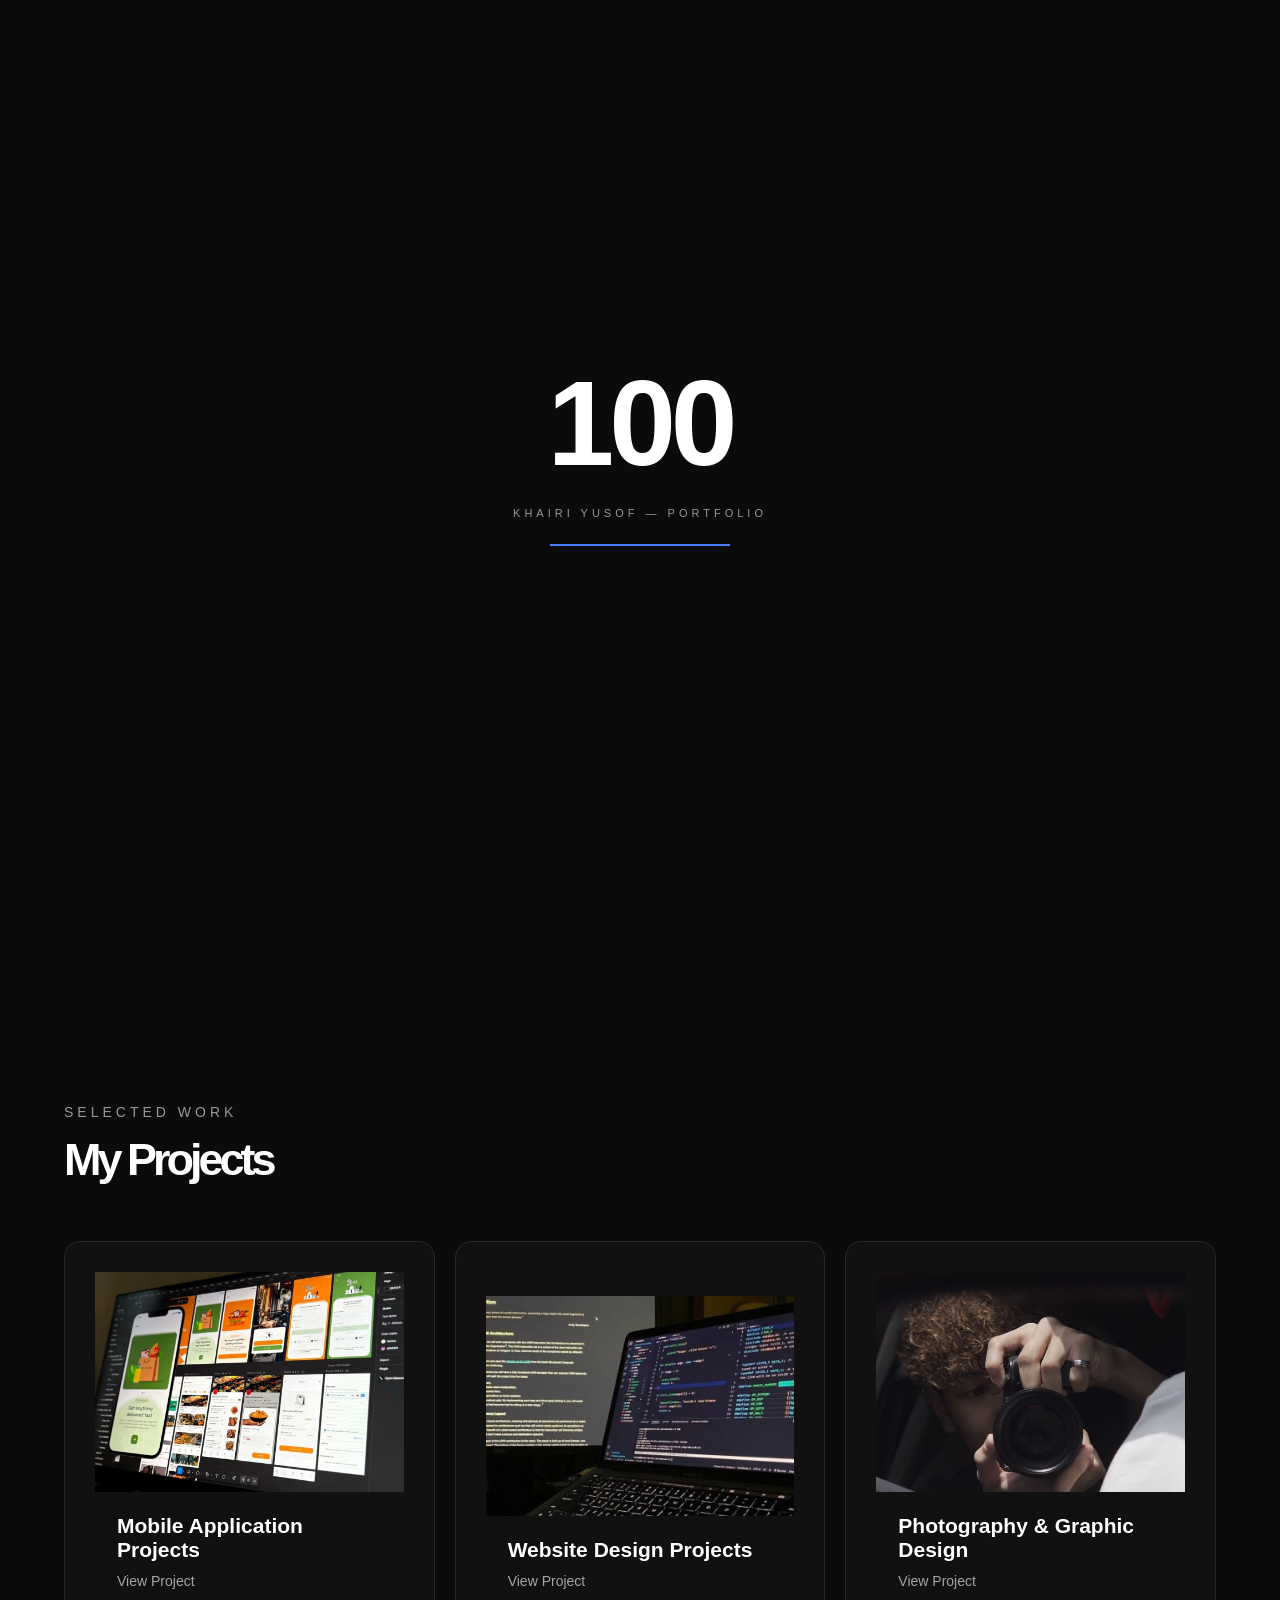
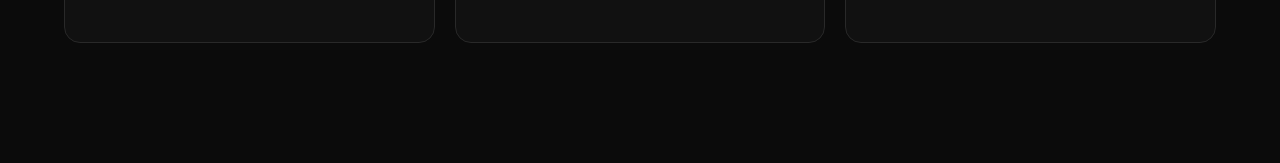
<file: index.html>
<!DOCTYPE html>
<html lang="en">

<head>
    <meta charset="UTF-8">
    <meta name="viewport" content="width=device-width, initial-scale=1.0">

    <title>Khai | Creative Multimedia</title>

    <link rel="stylesheet" href="style.css">
</head>

<body>

    <!-- NAVIGATION -->

    <header>

        <nav class="navbar">

            <a href="index.html" class="logo">
                KHAIRI YUSOF
            </a>

            <div class="nav-links">

                <a href="index.html">Home</a>

                <a href="about.html">About</a>

                <a href="#works">Works</a>

                <a href="contact.html">Contact</a>

            </div>

        </nav>

    </header>


    <!-- INTRODUCTION -->

    <section class="hero" id="home">

        <div class="hero-content">

            <p class="small-text">
                HELLO, I'M
            </p>

            <h1>
                KHAI<span>.</span>
            </h1>

            <h2>
                Graphic Designer<br>
                & Digital Developer
            </h2>

            <p class="description">
                I create digital designs, websites and mobile apps by combining creativity with technology.
            </p>

            <div class="hero-buttons">

                <a href="#works" class="btn primary">
                    View My Projects
                </a>

                <a href="about.html" class="btn secondary">
                    About Me
                </a>

            </div>

        </div>


        <!-- PHOTO -->

        <div class="hero-image">

            <div class="image-box">
                <img src="khaiii.jpeg" alt="Khairi Yusof">
            </div>

        </div>

    </section>

    <!-- MY PROJECTS -->
    <section class="home-projects" id="works">
        <div class="section-heading">
            <p class="small-text">SELECTED WORK</p>
            <h2>My Projects</h2>
        </div>

        <div class="projects-container">

            <!-- PROJECT 1: MOBILE APPS -->
            <a href="mobileapps.html" class="project-card">
                <div class="project-image">
                    <img src="images/mobileapps.jpg" alt="Mobile application projects">
                </div>

                <div class="project-content">
                    <h3>Mobile Application Projects</h3>
                    <span>View Project <span class="arrow"></span></span>
                </div>
            </a>

            <!-- PROJECT 2: WEBSITE -->
            <a href="website.html" class="project-card">
                <div class="project-image">
                    <img src="images/website.jpg" alt="Website design projects">
                </div>

                <div class="project-content">
                    <h3>Website Design Projects</h3>
                    <span>View Project <span class="arrow"></span></span>
                </div>
            </a>

            <!-- PROJECT 3: PHOTOGRAPHY & DESIGN -->
            <a href="design.html" class="project-card">
                <div class="project-image">
                    <img src="images/photo.jpeg" alt="Photography and graphic design projects">
                </div>

                <div class="project-content">
                    <h3>Photography & Graphic Design</h3>
                    <span>View Project <span class="arrow"></span></span>
                </div>
            </a>

        </div>
    </section>


    <script src="script.js"></script>


</body>

</html>
</file>
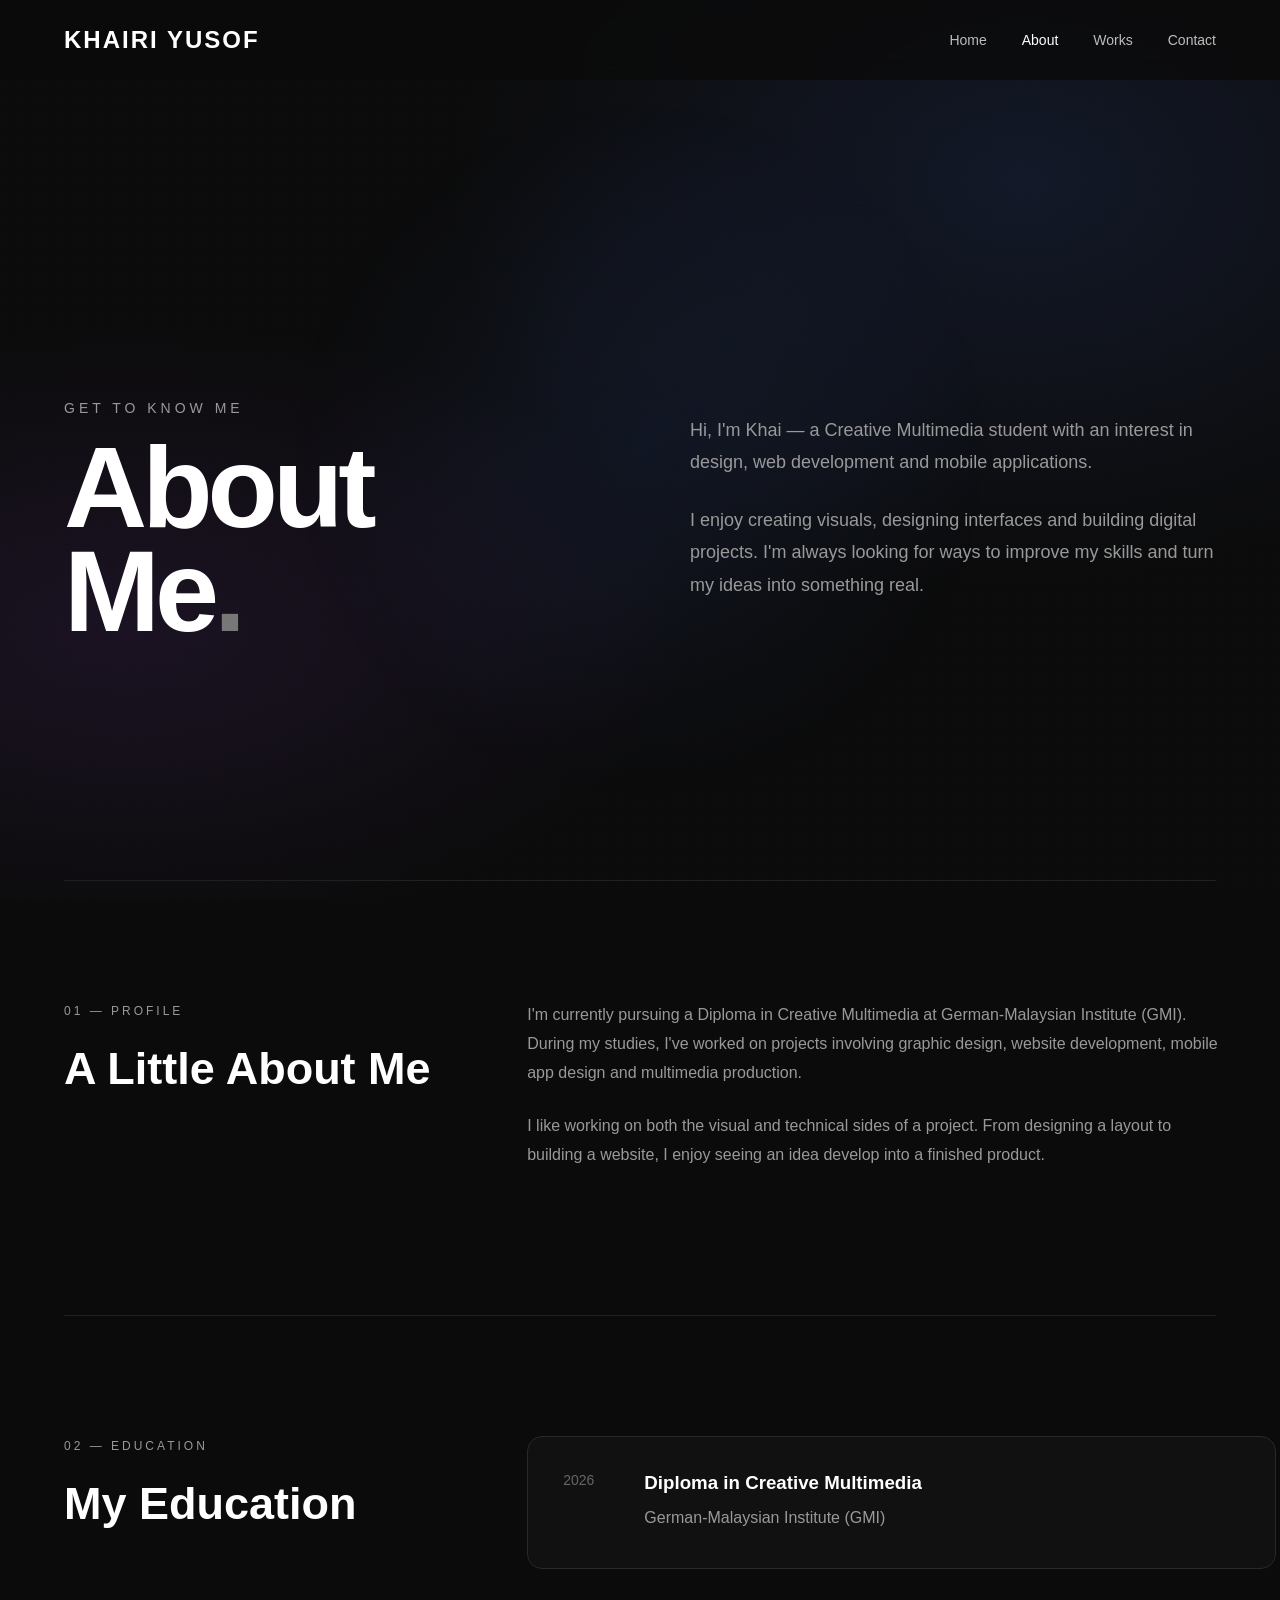
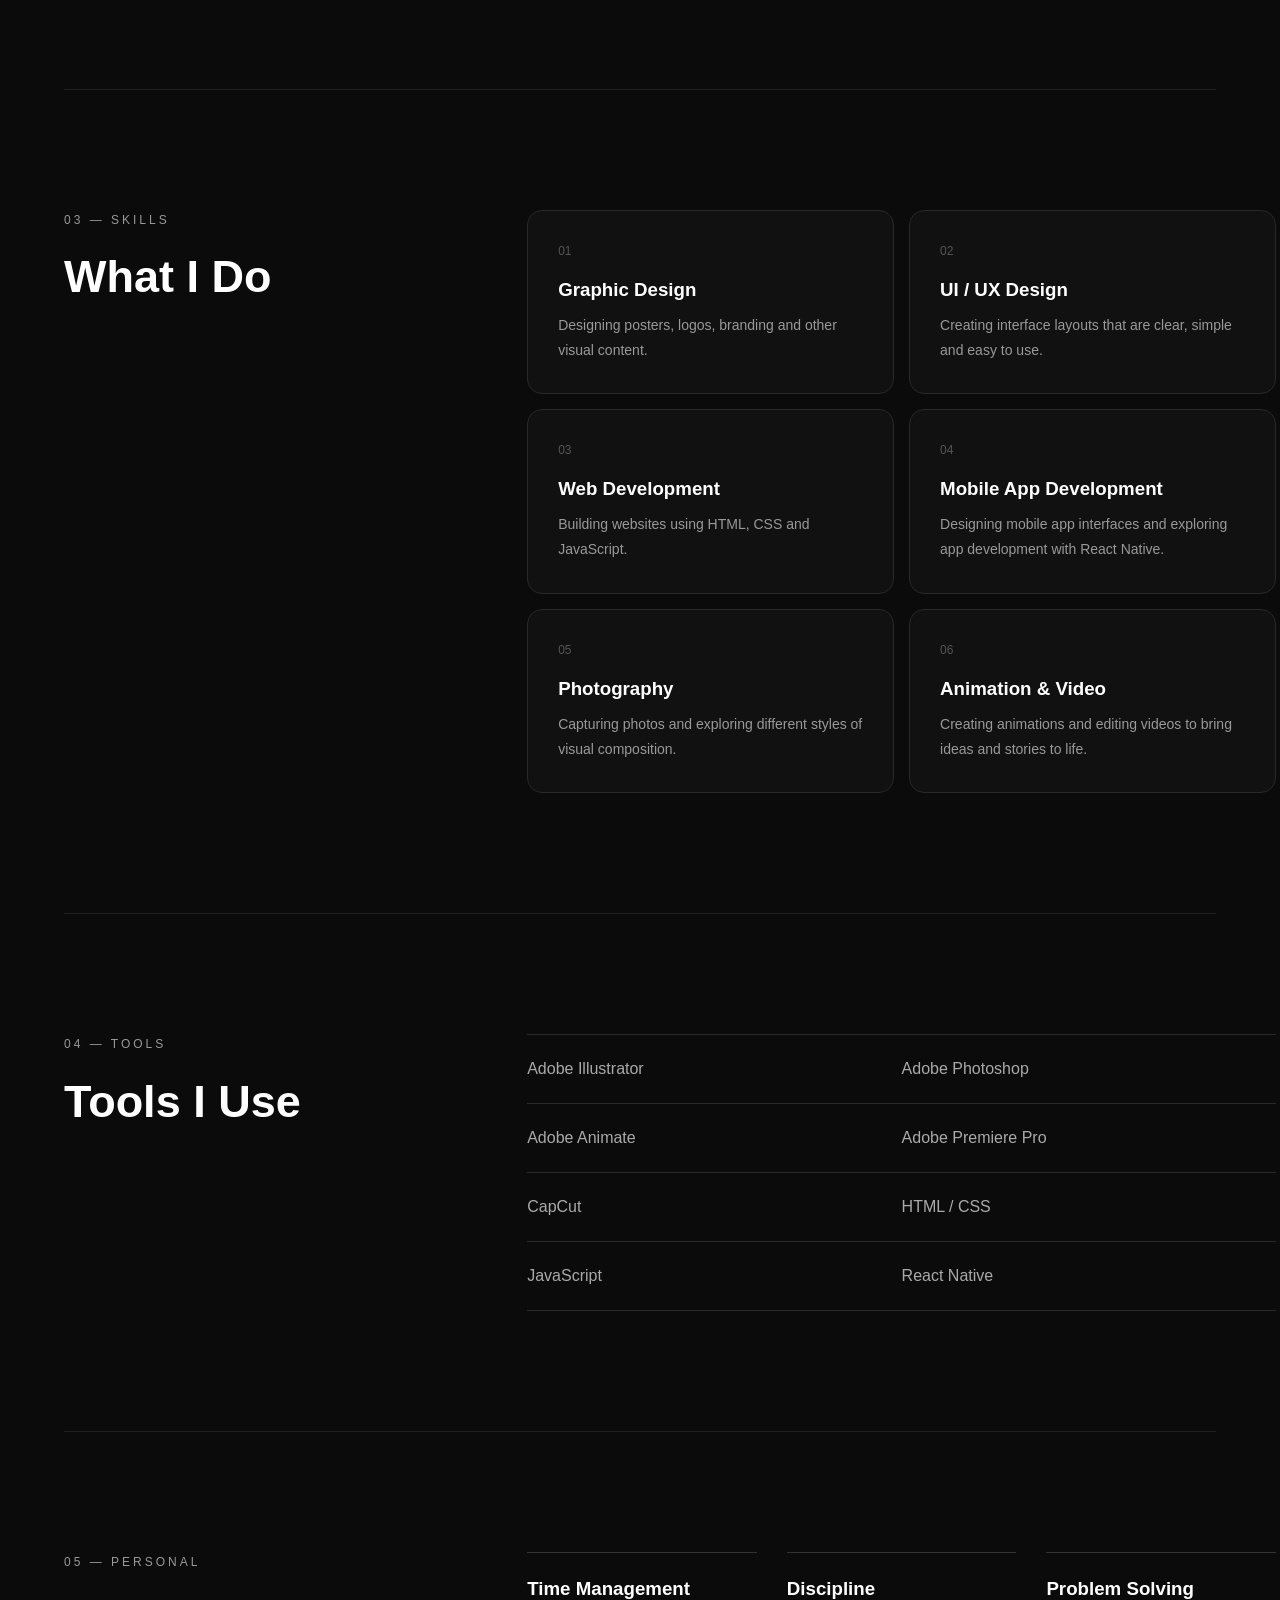
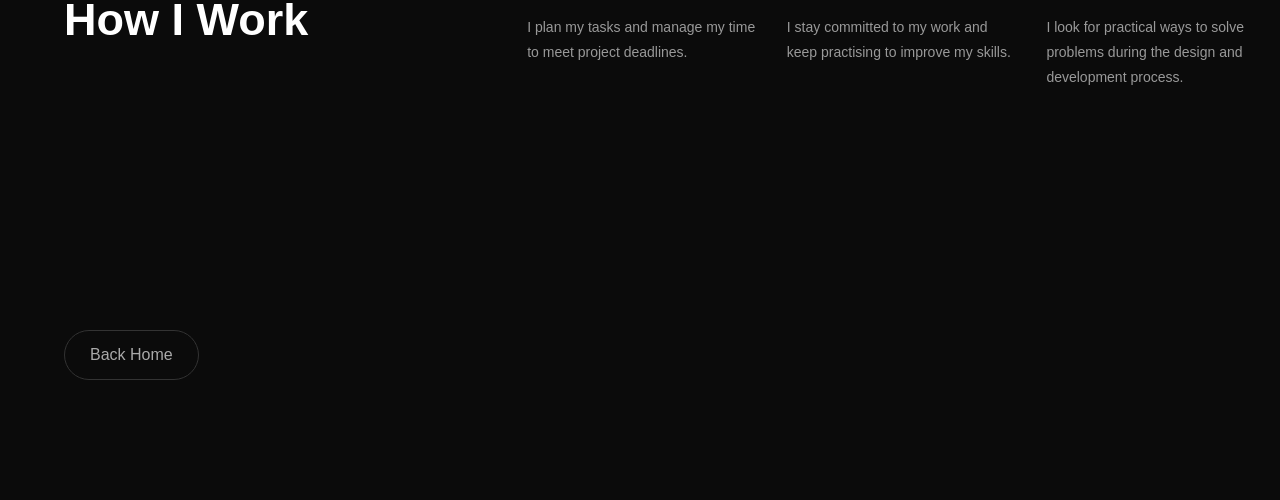
<file: about.html>
<!DOCTYPE html>
<html lang="en">

<head>
    <meta charset="UTF-8">
    <meta name="viewport" content="width=device-width, initial-scale=1.0">
    <title>About Me | Khai</title>
    <link rel="stylesheet" href="style.css">
</head>

<body>

    <!-- NAVIGATION -->
    <header>
        <nav class="navbar">
            <a href="index.html" class="logo">
                KHAIRI YUSOF
            </a>

            <div class="nav-links">
                <a href="index.html">Home</a>
                <a href="about.html" class="active">About</a>
                <a href="index.html#works">Works</a>
                <a href="contact.html">Contact</a>
            </div>
        </nav>
    </header>

    <main class="about-page">

        <!-- ABOUT HERO -->
        <section class="about-hero">

            <div class="about-heading">
                <p class="small-text">GET TO KNOW ME</p>

                <h1>
                    About<br>
                    Me<span>.</span>
                </h1>
            </div>

            <div class="about-intro">
                <p>
                    Hi, I'm Khai — a Creative Multimedia student
                    with an interest in design, web development
                    and mobile applications.
                </p>

                <p>
                    I enjoy creating visuals, designing interfaces
                    and building digital projects. I'm always
                    looking for ways to improve my skills and
                    turn my ideas into something real.
                </p>
            </div>

        </section>


        <!-- PROFILE -->
        <section class="about-section">

            <div class="about-section-title">
                <p class="section-number">01 — PROFILE</p>
                <h2>A Little About Me</h2>
            </div>

            <div class="about-text">
                <p>
                    I'm currently pursuing a Diploma in Creative
                    Multimedia at German-Malaysian Institute (GMI).
                    During my studies, I've worked on projects
                    involving graphic design, website development,
                    mobile app design and multimedia production.
                </p>

                <p>
                    I like working on both the visual and technical
                    sides of a project. From designing a layout
                    to building a website, I enjoy seeing an idea
                    develop into a finished product.
                </p>
            </div>

        </section>


        <!-- EDUCATION -->
        <section class="about-section">

            <div class="about-section-title">
                <p class="section-number">02 — EDUCATION</p>
                <h2>My Education</h2>
            </div>

            <div class="education-card">

                <div class="education-year">
                    2026
                </div>

                <div>
                    <h3>Diploma in Creative Multimedia</h3>
                    <p>German-Malaysian Institute (GMI)</p>
                </div>

            </div>

        </section>


        <!-- SKILLS -->
        <section class="about-section">

            <div class="about-section-title">
                <p class="section-number">03 — SKILLS</p>
                <h2>What I Do</h2>
            </div>

            <div class="skills-grid">

                <div class="skill-card">
                    <span>01</span>
                    <h3>Graphic Design</h3>
                    <p>
                        Designing posters, logos, branding
                        and other visual content.
                    </p>
                </div>

                <div class="skill-card">
                    <span>02</span>
                    <h3>UI / UX Design</h3>
                    <p>
                        Creating interface layouts that are
                        clear, simple and easy to use.
                    </p>
                </div>

                <div class="skill-card">
                    <span>03</span>
                    <h3>Web Development</h3>
                    <p>
                        Building websites using HTML, CSS
                        and JavaScript.
                    </p>
                </div>

                <div class="skill-card">
                    <span>04</span>
                    <h3>Mobile App Development</h3>
                    <p>
                        Designing mobile app interfaces and
                        exploring app development with React Native.
                    </p>
                </div>

                <div class="skill-card">
                    <span>05</span>
                    <h3>Photography</h3>
                    <p>
                        Capturing photos and exploring different
                        styles of visual composition.
                    </p>
                </div>

                <div class="skill-card">
                    <span>06</span>
                    <h3>Animation & Video</h3>
                    <p>
                        Creating animations and editing videos
                        to bring ideas and stories to life.
                    </p>
                </div>

            </div>

        </section>


        <!-- SOFTWARE & TOOLS -->
        <section class="about-section">

            <div class="about-section-title">
                <p class="section-number">04 — TOOLS</p>
                <h2>Tools I Use</h2>
            </div>

            <div class="tools-list">
                <div>Adobe Illustrator</div>
                <div>Adobe Photoshop</div>
                <div>Adobe Animate</div>
                <div>Adobe Premiere Pro</div>
                <div>CapCut</div>
                <div>HTML / CSS</div>
                <div>JavaScript</div>
                <div>React Native</div>
            </div>

        </section>


        <!-- PERSONAL STRENGTHS -->
        <section class="about-section">

            <div class="about-section-title">
                <p class="section-number">05 — PERSONAL</p>
                <h2>How I Work</h2>
            </div>

            <div class="strengths">

                <div>
                    <h3>Time Management</h3>
                    <p>
                        I plan my tasks and manage my time
                        to meet project deadlines.
                    </p>
                </div>

                <div>
                    <h3>Discipline</h3>
                    <p>
                        I stay committed to my work and keep
                        practising to improve my skills.
                    </p>
                </div>

                <div>
                    <h3>Problem Solving</h3>
                    <p>
                        I look for practical ways to solve
                        problems during the design and
                        development process.
                    </p>
                </div>

            </div>

        </section>


        <!-- BACK HOME -->
        <section class="back-section">
            <a href="index.html" class="back-button">
                Back Home
            </a>
        </section>

    </main>

    <script src="script.js"></script>

</body>

</html>
</file>
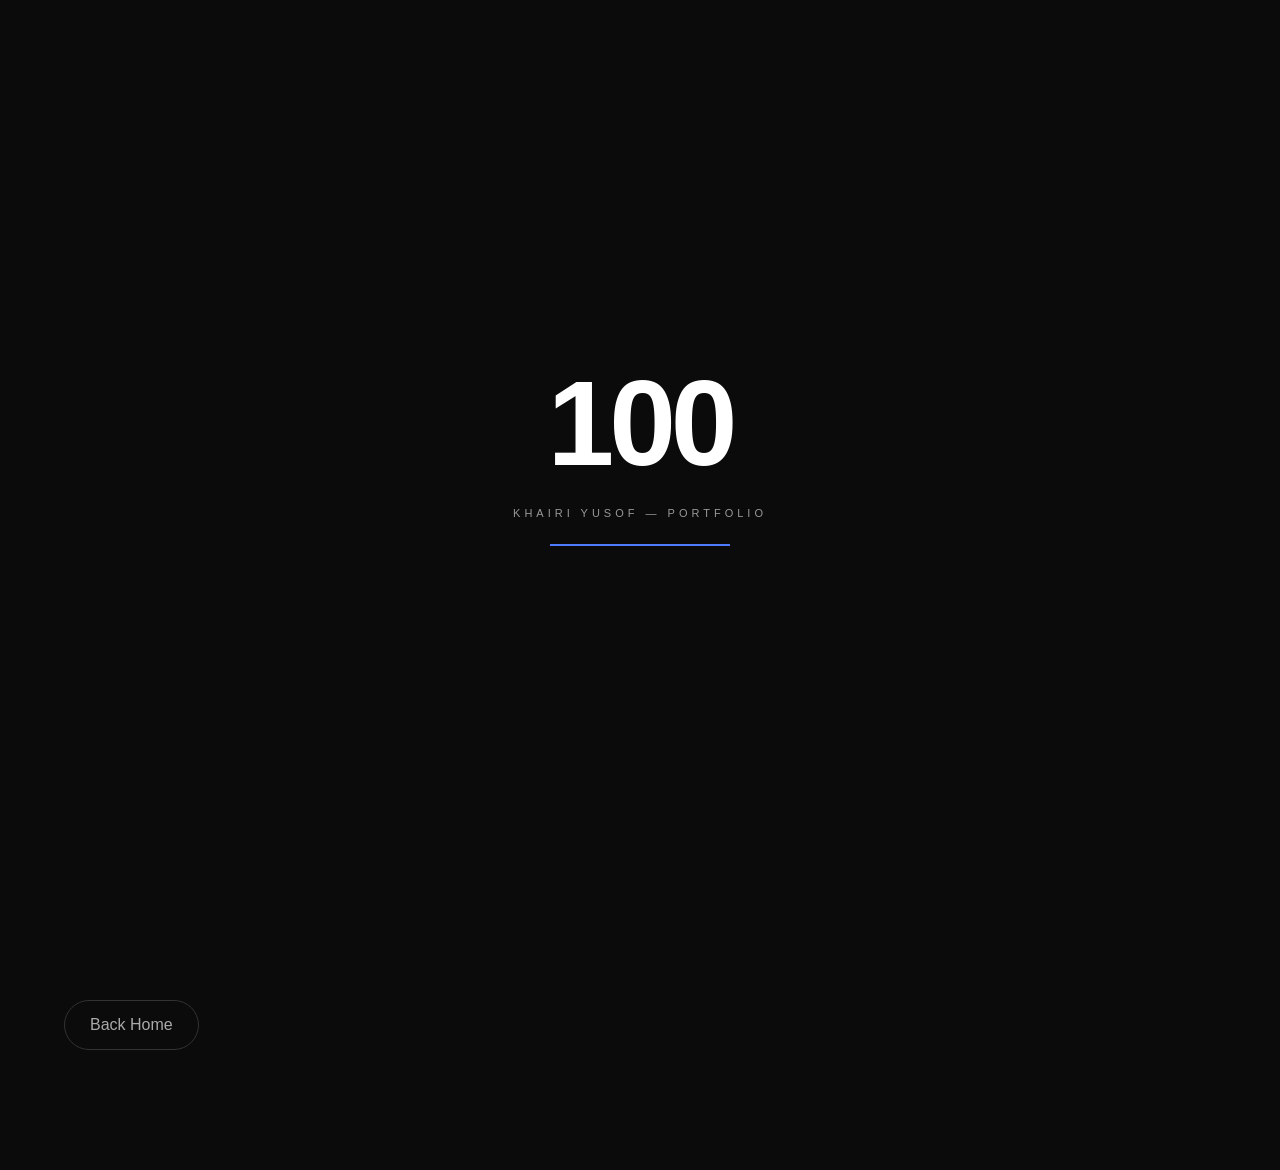
<file: contact.html>
<!DOCTYPE html>
<html lang="en">

<head>
    <meta charset="UTF-8">
    <meta name="viewport" content="width=device-width, initial-scale=1.0">

    <title>Contact | Khai</title>

    <link rel="stylesheet" href="style.css">
</head>

<body>

    <!-- NAVIGATION -->
    <header>
        <nav class="navbar">

            <a href="index.html" class="logo">
                KHAIRI YUSOF
            </a>

            <div class="nav-links">
                <a href="index.html">Home</a>
                <a href="about.html">About</a>
                <a href="index.html#works">Works</a>
                <a href="contact.html" class="active">Contact</a>
            </div>

        </nav>
    </header>


    <!-- CONTACT PAGE -->
    <main class="contact-page">

        <section class="contact-hero">

            <div class="contact-content">

                <p class="small-text">
                    GET IN TOUCH
                </p>

                <h1>
                    Let's work<br>
                    together<span>.</span>
                </h1>

                <p class="contact-description">
                    Have a project in mind or want to collaborate?
                    Feel free to reach out. I'm always open to
                    discussing creative ideas and opportunities.
                </p>

                <div class="contact-buttons">

                    <!-- EMAIL -->
                    <a href="mailto:mohdhaziqboy2@gmail.com" class="btn primary">
                        Email Me
                    </a>

                    <!-- WHATSAPP -->
                    <a href="https://wa.me/60138602364" class="btn secondary" target="_blank" rel="noopener noreferrer">

                        WhatsApp Me

                    </a>

                </div>

            </div>


            <!-- CONTACT INFORMATION -->
            <div class="contact-info">

                <div class="contact-item">

                    <p class="contact-value">
                        <a href="mailto:mohdhaziqboy2@gmail.com">
                            mohdhaziqboy2@gmail.com
                        </a>
                    </p>

                </div>

                <div class="contact-item">

                    <p class="contact-label">
                        WHATSAPP
                    </p>

                    <p class="contact-value">
                        Available for enquiries
                    </p>

                </div>

                <div class="contact-item">

                    <p class="contact-label">
                        LOCATION
                    </p>

                    <p class="contact-value">
                        Malaysia
                    </p>

                </div>

            </div>

        </section>


        <!-- BACK HOME -->
        <section class="back-section">

            <a href="index.html" class="back-button">
                Back Home
            </a>

        </section>

    </main>
    <script src="script.js"></script>
</body>

</html>
</file>
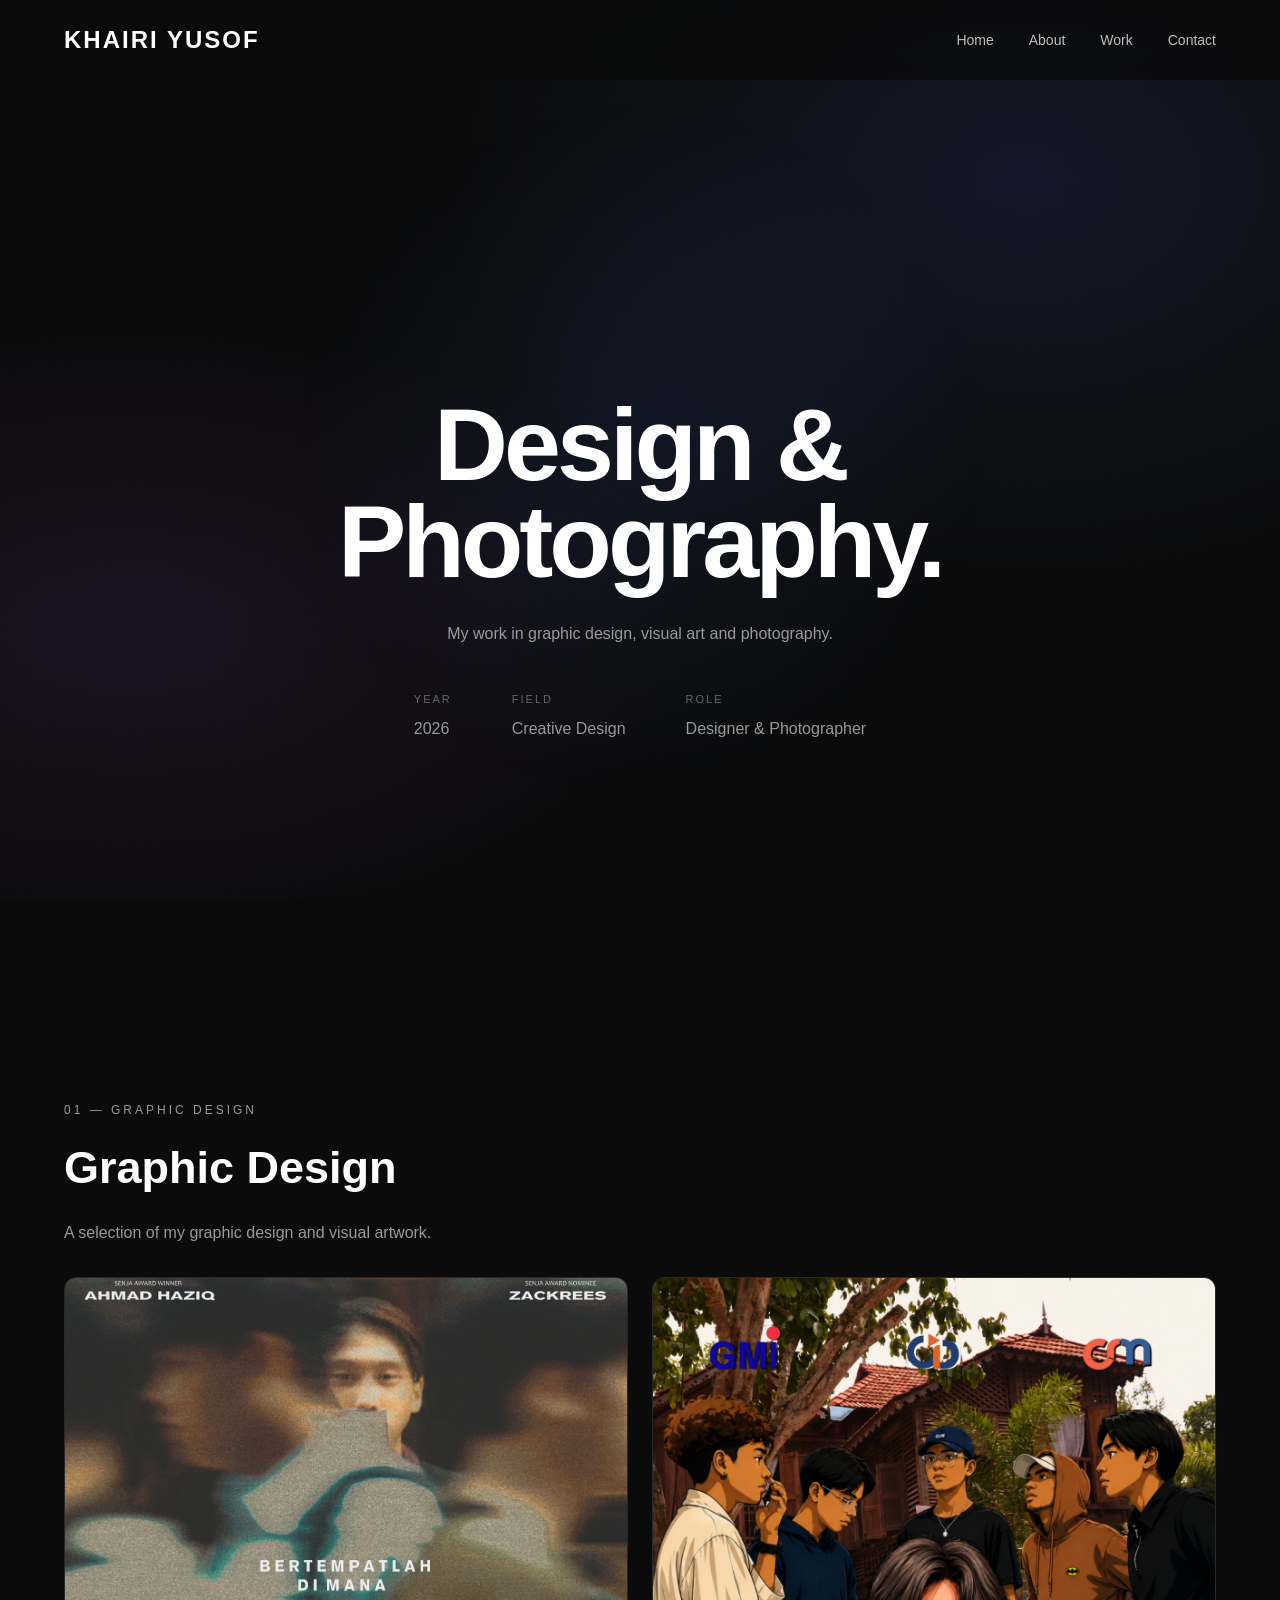
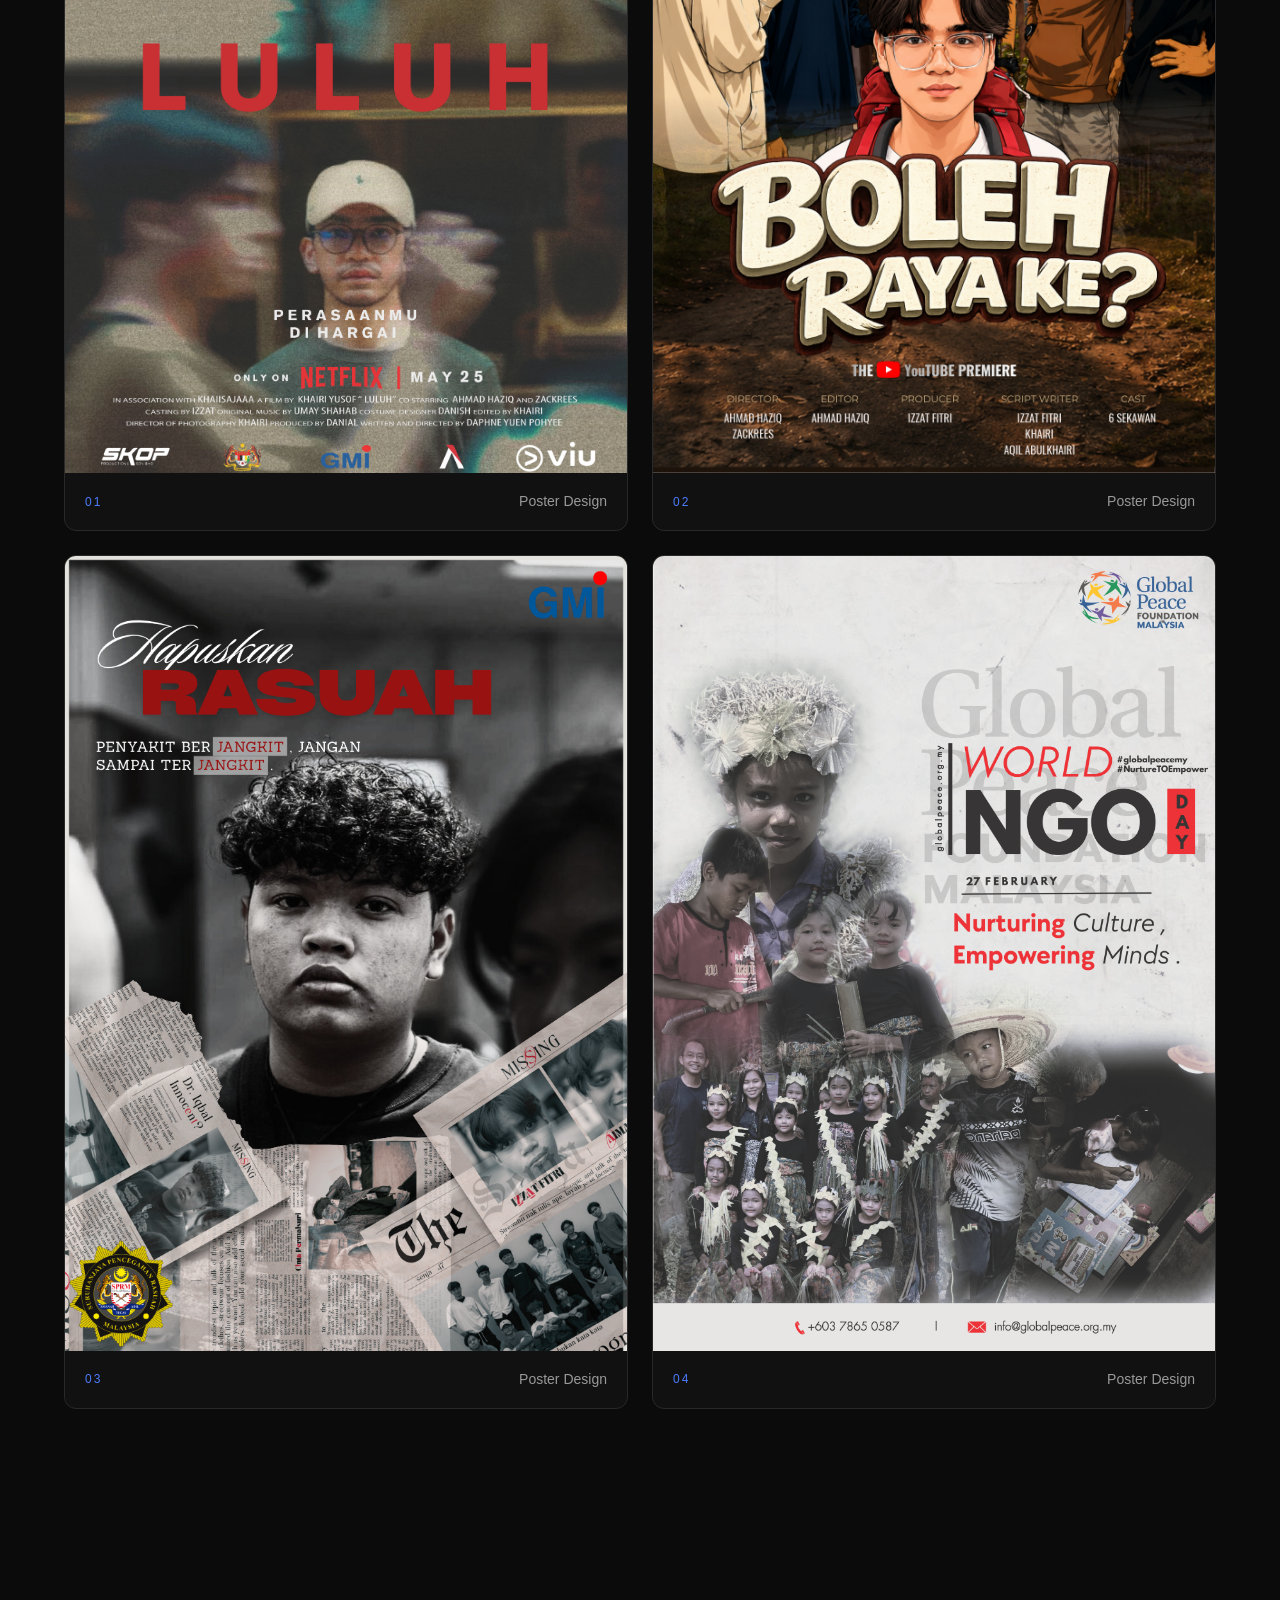
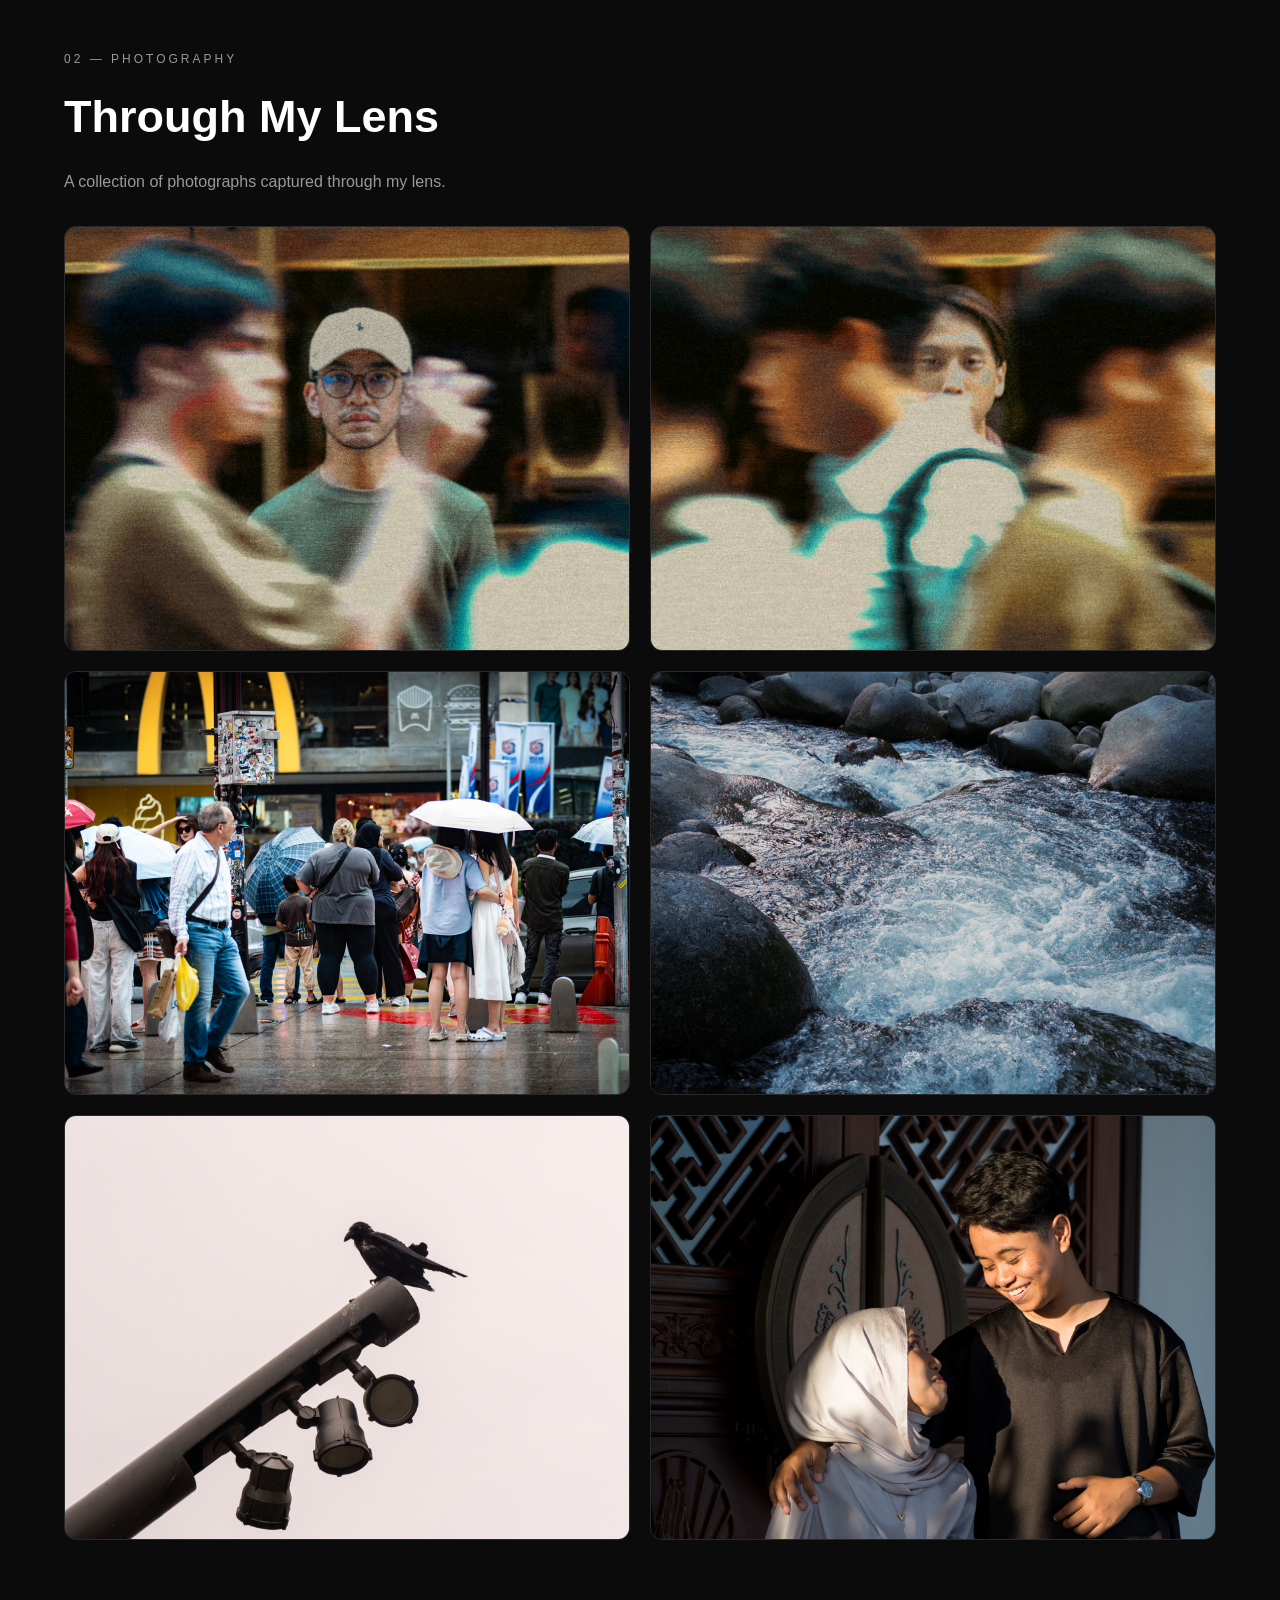
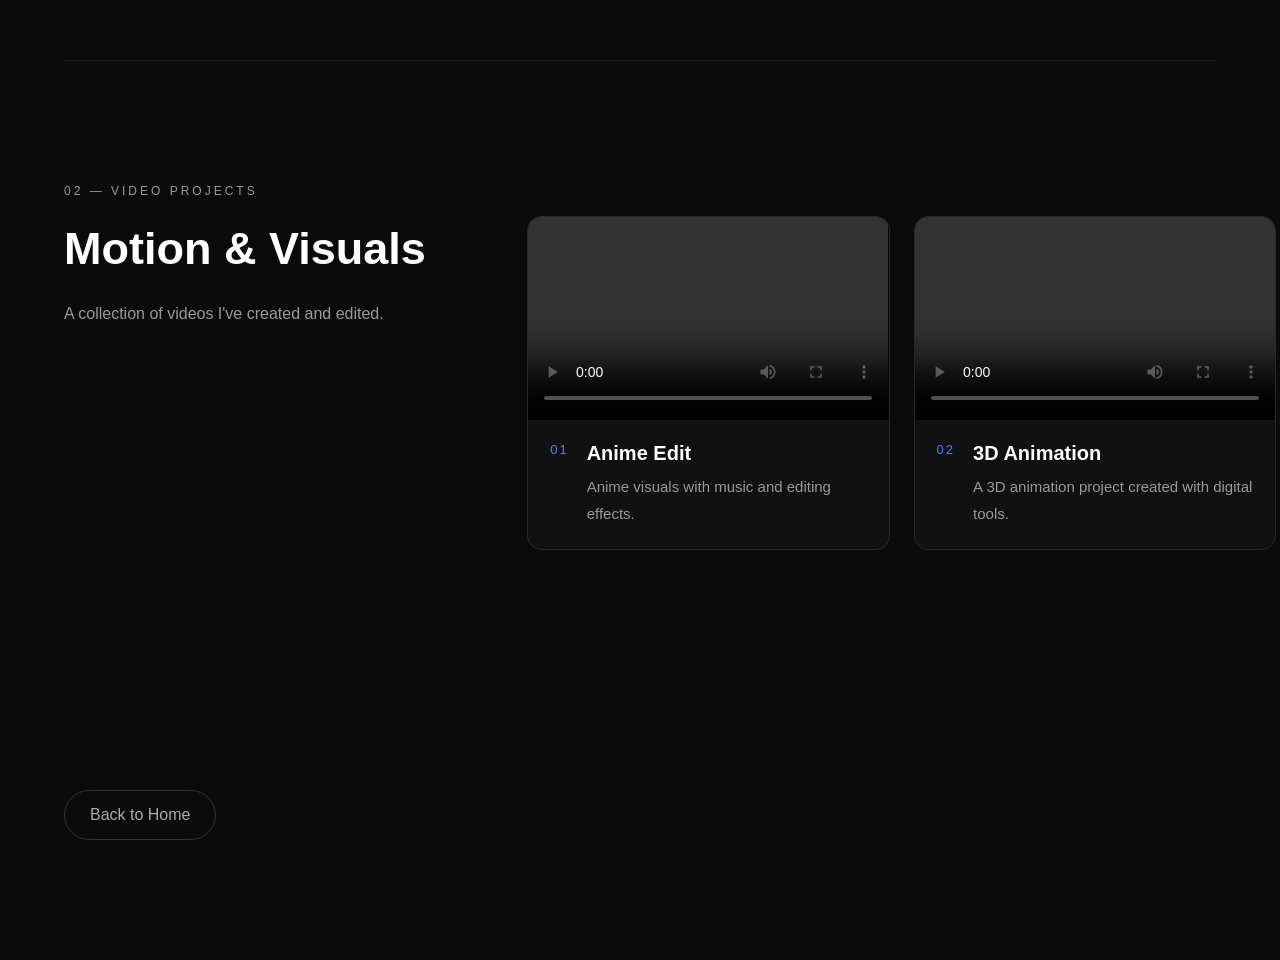
<file: design.html>
<!DOCTYPE html>
<html lang="en">

<head>
    <meta charset="UTF-8">
    <meta name="viewport" content="width=device-width, initial-scale=1.0">

    <title>Design & Photography | Khai</title>

    <link rel="stylesheet" href="style.css">
</head>

<body>

    <!-- NAVIGATION -->
    <header>
        <nav class="navbar">

            <a href="index.html" class="logo">
                KHAIRI YUSOF
            </a>

            <div class="nav-links">
                <a href="index.html">Home</a>
                <a href="about.html">About</a>
                <a href="index.html#works">Work</a>
                <a href="contact.html">Contact</a>
            </div>

        </nav>
    </header>


    <main class="project-page">

        <!-- HERO -->
        <section class="project-hero">

            <div class="project-intro">


                <h1>
                    Design &<br>
                    Photography<span>.</span>
                </h1>

                <p class="project-description">
                    My work in graphic design, visual art and photography.
                </p>

                <div class="project-info">

                    <div>
                        <span>YEAR</span>
                        <p>2026</p>
                    </div>

                    <div>
                        <span>FIELD</span>
                        <p>Creative Design</p>
                    </div>

                    <div>
                        <span>ROLE</span>
                        <p>Designer & Photographer</p>
                    </div>

                </div>

            </div>

        </section>


        <!-- GRAPHIC DESIGN -->
        <section class="project-section">

            <p class="section-number">
                01 — GRAPHIC DESIGN
            </p>

            <h2>Graphic Design</h2>

            <p class="design-description">
                A selection of my graphic design and visual artwork.
            </p>

            <div class="design-gallery">

                <!-- POSTER 01 -->
                <div class="design-item poster-item">
                    <img src="images/d01.jpeg" alt="Poster 1">
                    <div class="design-caption">
                        <span>01</span>
                        <p>Poster Design</p>
                    </div>
                </div>

                <!-- POSTER 02 -->
                <div class="design-item poster-item">
                    <img src="images/d02.jpg" alt="Poster 2">
                    <div class="design-caption">
                        <span>02</span>
                        <p>Poster Design</p>
                    </div>
                </div>

                <!-- POSTER 03 -->
                <div class="design-item poster-item">
                    <img src="images/d03.png" alt="Poster 3">
                    <div class="design-caption">
                        <span>03</span>
                        <p>Poster Design</p>
                    </div>
                </div>

                <!-- POSTER 04 -->
                <div class="design-item poster-item">
                    <img src="images/d04.jpg" alt="Poster 4">
                    <div class="design-caption">
                        <span>04</span>
                        <p>Poster Design</p>
                    </div>
                </div>

            </div>

        </section>


        <!-- PHOTOGRAPHY -->
        <section class="project-section">

            <p class="section-number">
                02 — PHOTOGRAPHY
            </p>

            <h2>Through My Lens</h2>

            <p class="design-description">
                A collection of photographs captured through my lens.
            </p>

            <div class="photography-gallery">

                <div class="photo-item">
                    <img src="images/01.jpg" alt="Photography 1">
                </div>

                <div class="photo-item">
                    <img src="images/02.jpg" alt="Photography 2">
                </div>

                <div class="photo-item">
                    <img src="images/03.jpg" alt="Photography 3">
                </div>

                <div class="photo-item">
                    <img src="images/04.jpg" alt="Photography 4">
                </div>

                <div class="photo-item">
                    <img src="images/05.jpg" alt="Photography 5">
                </div>

                <div class="photo-item">
                    <img src="images/06.jpg" alt="Photography 6">
                </div>

            </div>

        </section>


        <!-- VIDEO PROJECTS -->
        <section class="about-section video-projects">

            <div class="about-section-title">
                <p class="section-number">02 — VIDEO PROJECTS</p>
                <h2>Motion & Visuals</h2>
                <p class="video-description">
                    A collection of videos I've created and edited.
                </p>
            </div>

            <div class="video-grid">

                <!-- VIDEO 02: ANIME -->
                <div class="video-card">
                    <div class="video-wrapper">
                        <video controls preload="metadata">
                            <source src="videos/anime.mp4" type="video/mp4">
                        </video>
                    </div>

                    <div class="video-info">
                        <span>01</span>
                        <div>
                            <h3>Anime Edit</h3>
                            <p>Anime visuals with music and editing effects.</p>
                        </div>
                    </div>
                </div>


                <!-- VIDEO 03: RAYA -->
                <!--<div class="video-card">
                    <div class="video-wrapper">
                        <video controls preload="metadata">
                            <source src="videos/raya.mp4" type="video/mp4">
                        </video>
                    </div>

                    <div class="video-info">
                        <span>03</span>
                        <div>
                            <h3>Raya Video</h3>
                            <p>A video project celebrating the Raya season.</p>
                        </div>
                    </div>
                </div>


                <!-- VIDEO 04: 3D ANIMATION -->
                <div class="video-card">
                    <div class="video-wrapper">
                        <video controls preload="metadata">
                            <source src="videos/3da.mp4" type="video/mp4">
                        </video>
                    </div>

                    <div class="video-info">
                        <span>02</span>
                        <div>
                            <h3>3D Animation</h3>
                            <p>A 3D animation project created with digital tools.</p>
                        </div>
                    </div>
                </div>

            </div>

        </section>


        <!-- BACK TO HOME -->
        <section class="back-section">

            <a href="index.html" class="back-button">
                Back to Home
            </a>

        </section>

    </main>


    <script src="script.js"></script>

</body>

</html>
</file>
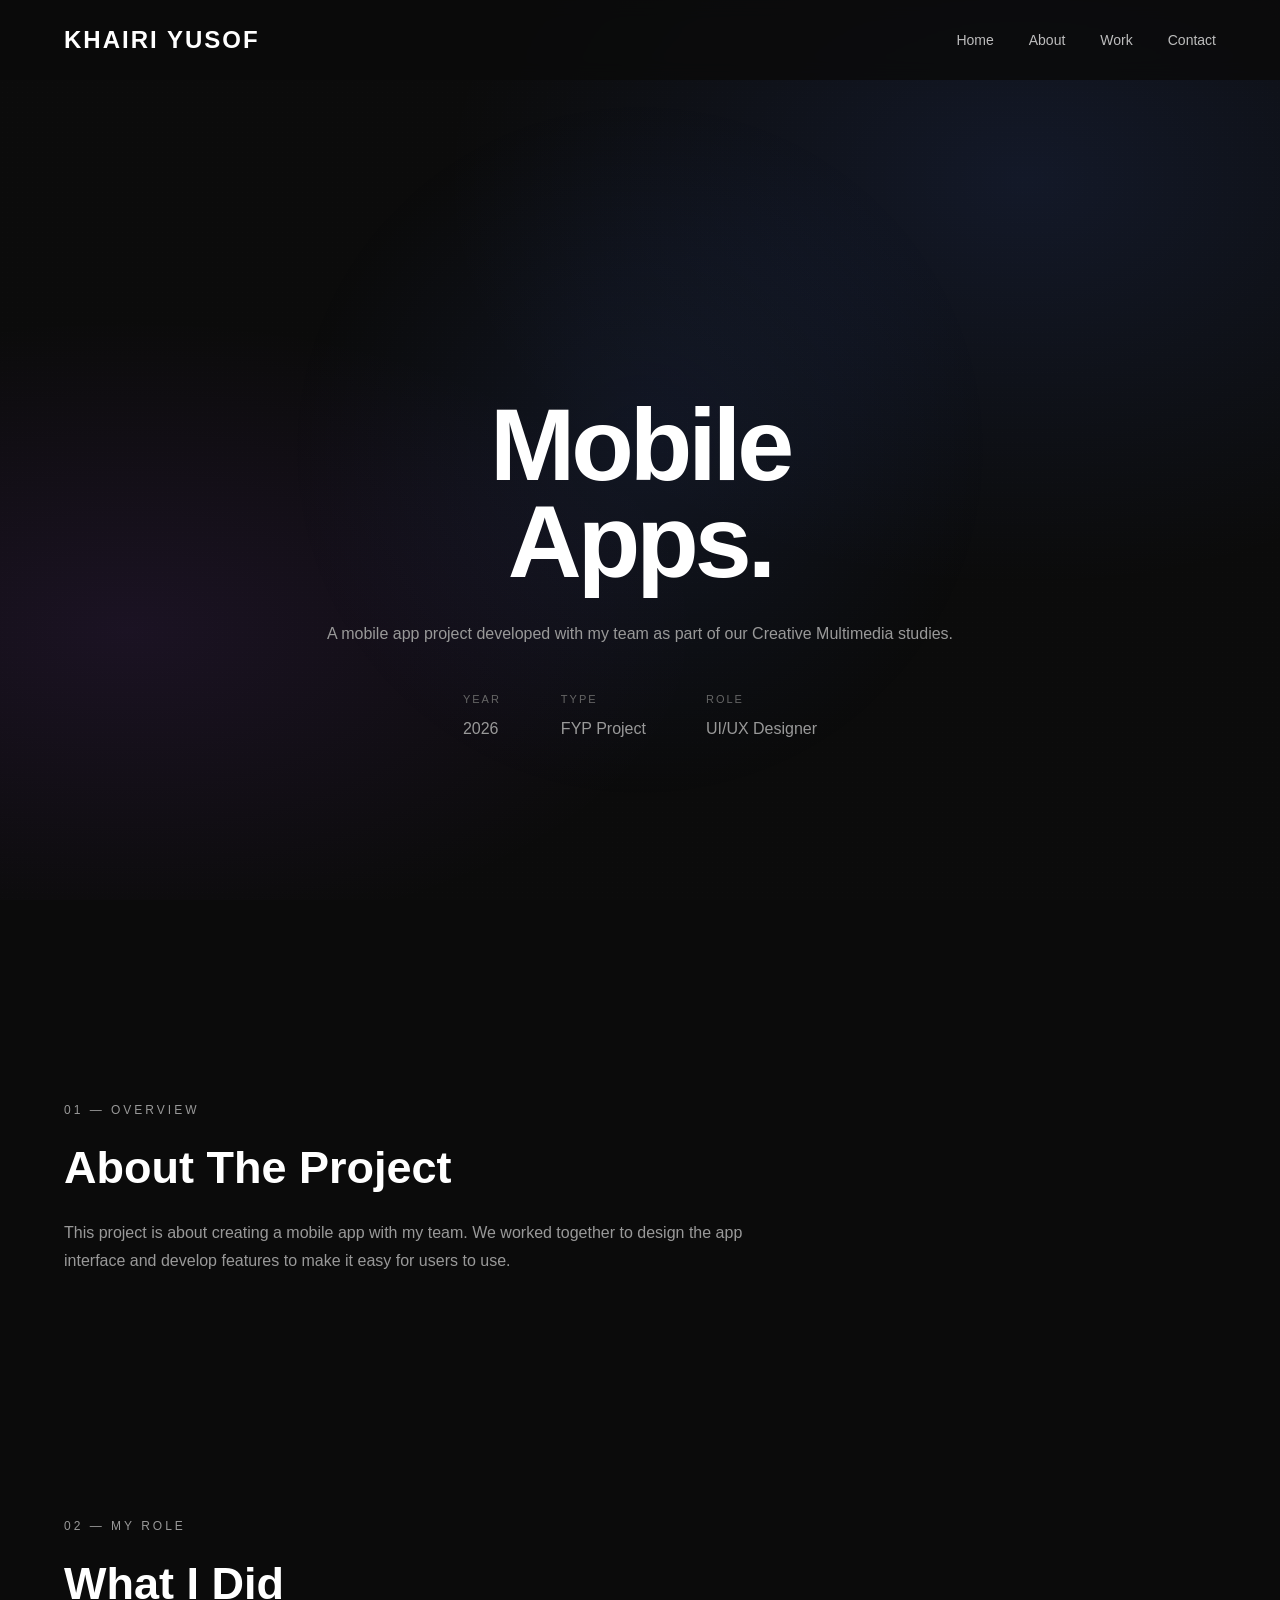
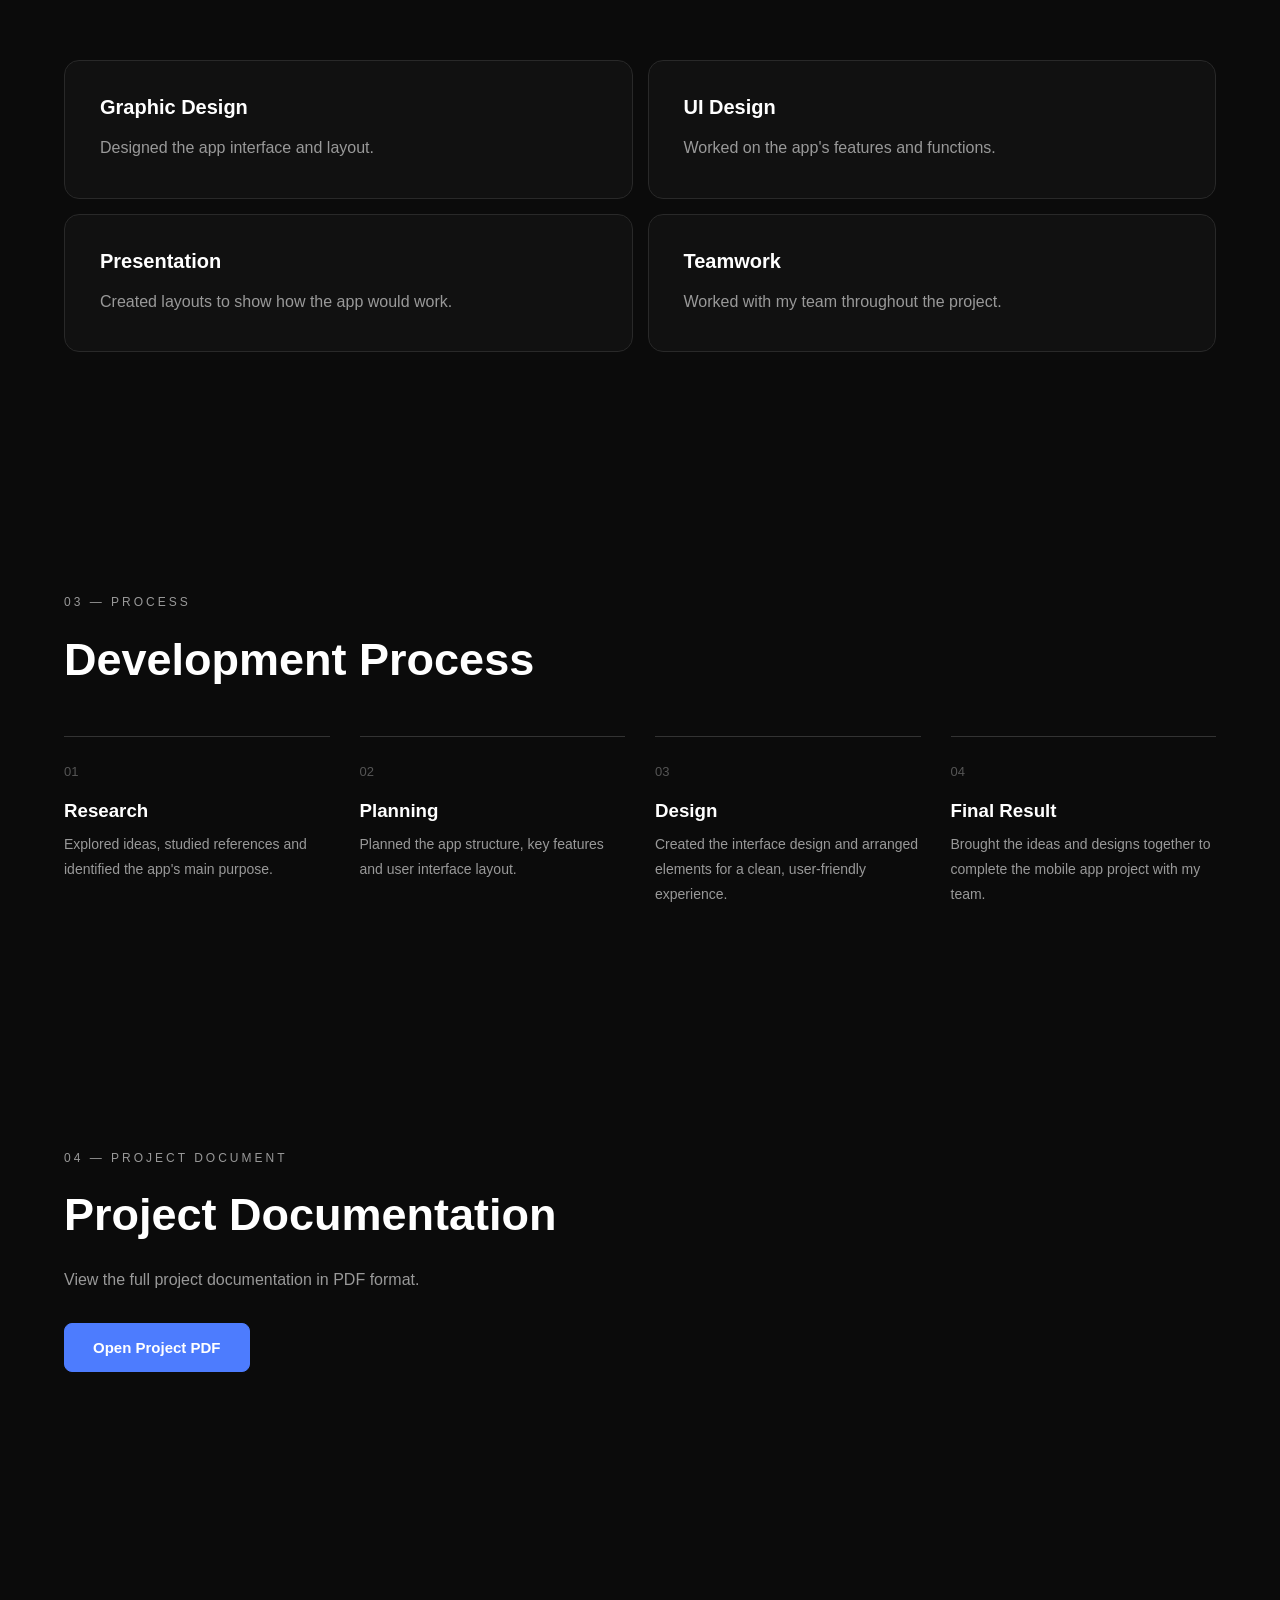
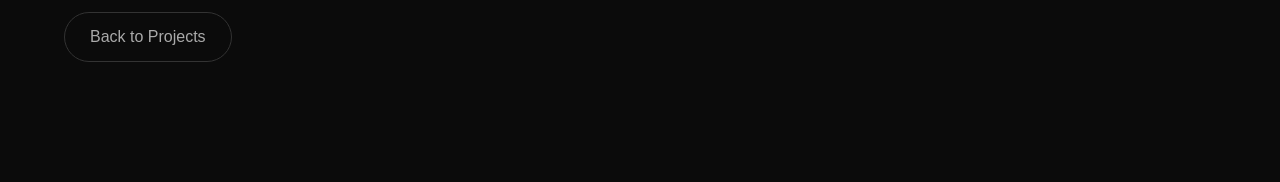
<file: mobileapps.html>
<!DOCTYPE html>
<html lang="en">

<head>
    <meta charset="UTF-8">
    <meta name="viewport" content="width=device-width, initial-scale=1.0">

    <title>Group Project | Khai</title>

    <link rel="stylesheet" href="style.css">
</head>

<body>

    <!-- NAVIGATION -->

    <header>

        <nav class="navbar">

            <a href="index.html" class="logo">
                KHAIRI YUSOF
            </a>

            <div class="nav-links">
                <a href="index.html">Home</a>
                <a href="index.html">About</a>
                <a href="index.html">Work</a>
                <a href="contact.html">Contact</a>
            </div>

        </nav>

    </header>


    <!-- PROJECT HERO -->

    <main class="project-page">

        <section class="project-hero">

            <div class="project-intro">

                <h1>
                    Mobile<br>
                    Apps.
                </h1>

                <p class="project-description">
                    A mobile app project developed with my team as part of our Creative Multimedia studies.
                </p>

                <div class="project-info">

                    <div>
                        <span>YEAR</span>
                        <p>2026</p>
                    </div>

                    <div>
                        <span>TYPE</span>
                        <p>FYP Project</p>
                    </div>

                    <div>
                        <span>ROLE</span>
                        <p>UI/UX Designer</p>
                    </div>

                </div>

            </div>


        </section>


        <!-- OVERVIEW -->

        <section class="project-section">

            <p class="section-number">
                01 — OVERVIEW
            </p>

            <h2>
                About The Project
            </h2>


            <p>
                This project is about creating a mobile app with my team.
                We worked together to design the app interface and develop
                features to make it easy for users to use.
            </p>



        </section>


        <!-- MY ROLE -->

        <section class="project-section">

            <p class="section-number">
                02 — MY ROLE
            </p>

            <h2>
                What I Did
            </h2>

            <div class="role-grid">

                <div class="role-card">
                    <h3>Graphic Design</h3>
                    <p>
                        Designed the app interface and layout.
                    </p>
                </div>

                <div class="role-card">
                    <h3>UI Design</h3>
                    <p>
                        Worked on the app's features
                        and functions.
                    </p>
                </div>

                <div class="role-card">
                    <h3>Presentation</h3>
                    <p>
                        Created layouts to show how the app would work.
                    </p>
                </div>

                <div class="role-card">
                    <h3>Teamwork</h3>
                    <p>
                        Worked with my team throughout the project.
                    </p>
                </div>

            </div>

        </section>


        <!-- PROCESS -->

        <section class="project-section">

            <p class="section-number">
                03 — PROCESS
            </p>

            <h2>
                Development Process
            </h2>

            <div class="process">

                <div>
                    <span>01</span>
                    <h3>Research</h3>
                    <p>
                        Explored ideas, studied references and identified the app's main purpose.
                    </p>
                </div>

                <div>
                    <span>02</span>
                    <h3>Planning</h3>
                    <p>
                        Planned the app structure, key features and user interface layout.
                    </p>
                </div>

                <div>
                    <span>03</span>
                    <h3>Design</h3>
                    <p>
                        Created the interface design and arranged elements for a clean, user-friendly experience.
                    </p>
                </div>

                <div>
                    <span>04</span>
                    <h3>Final Result</h3>
                    <p>
                        Brought the ideas and designs together to complete the mobile app project with my team.
                    </p>
                </div>

            </div>

        </section>


        <!-- PROJECT PDF -->
        <section class="project-section">
            <p class="section-number"> 04 — PROJECT DOCUMENT </p>

            <h2>Project Documentation</h2>

            <p class="pdf-description"> View the full project documentation in PDF format. </p> <a
                href="files/cargo.pdf" target="_blank" rel="noopener noreferrer" class="pdf-button"> Open
                Project PDF </a>

        </section>


        <!-- BACK -->

        <section class="back-section">

            <a href="index.html" class="back-button">
                Back to Projects
            </a>

        </section>

    </main>


    <script src="script.js"></script>

</body>

</html>
</file>
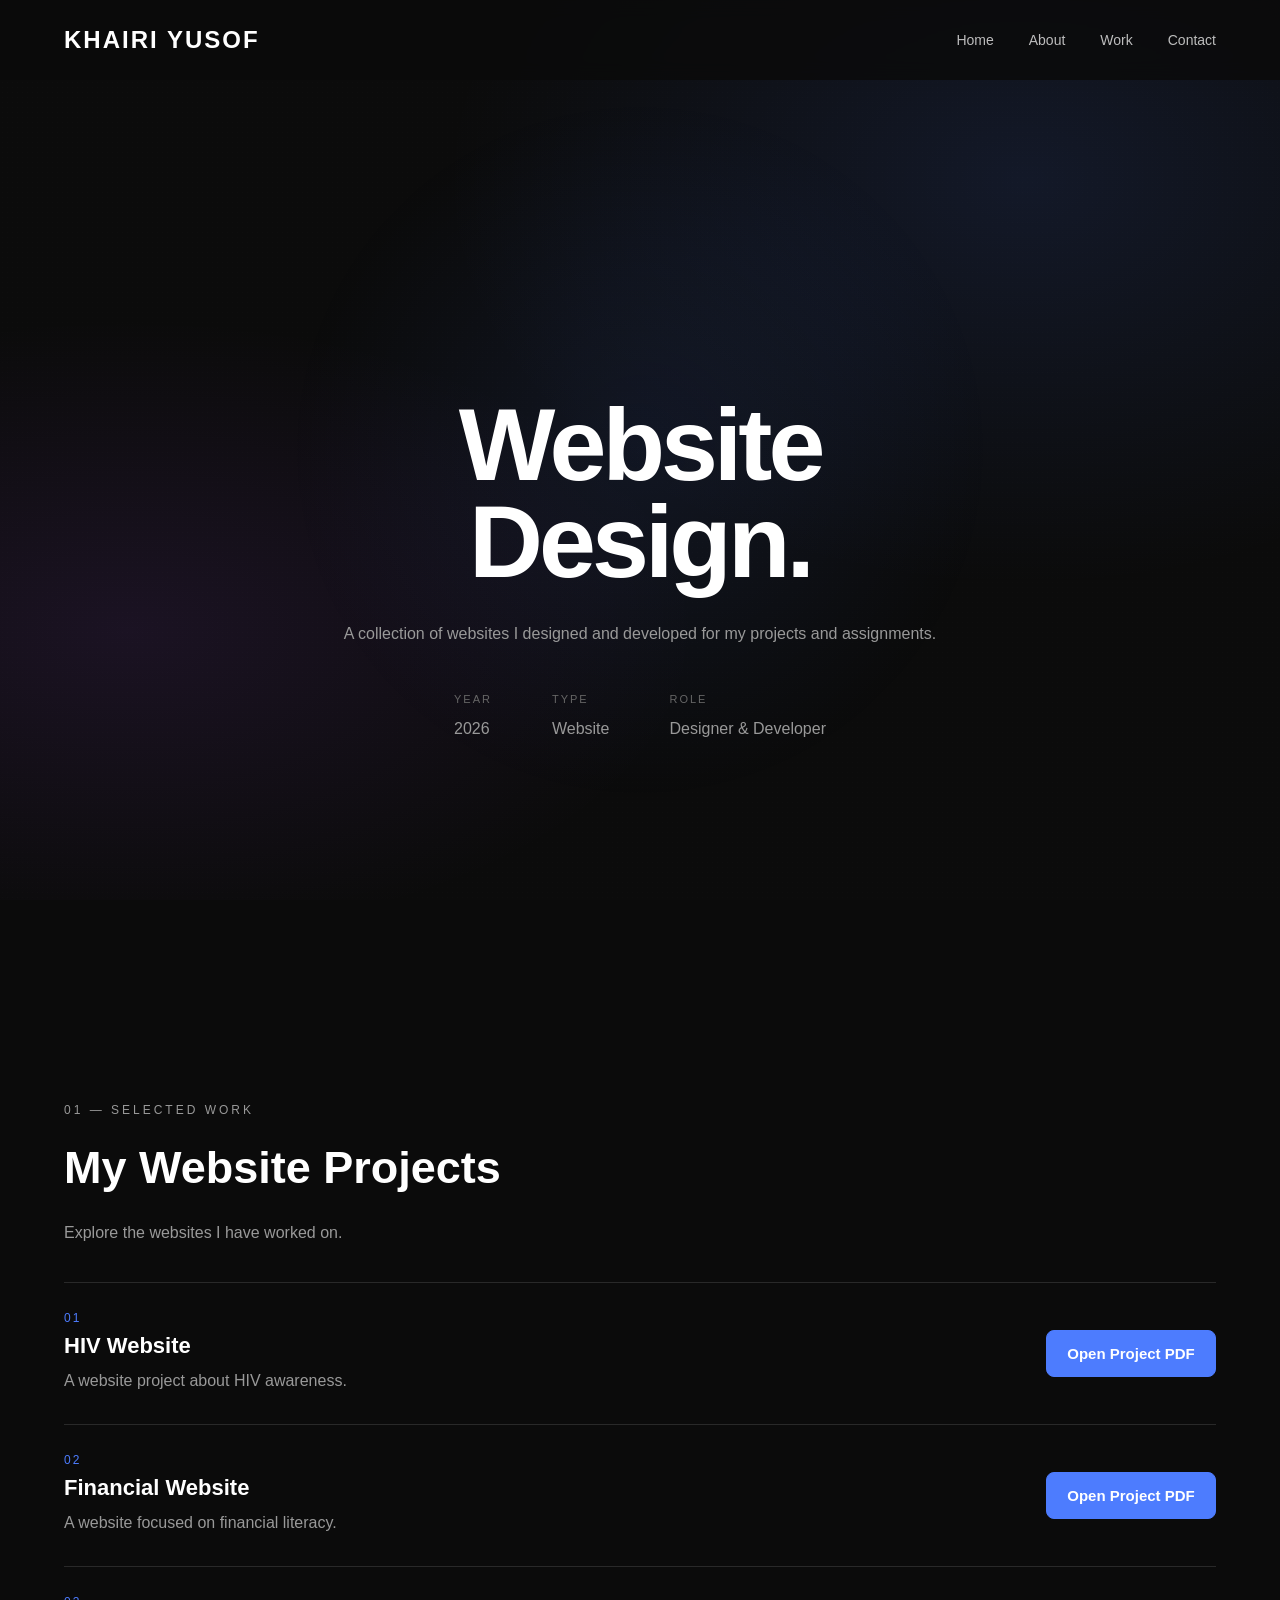
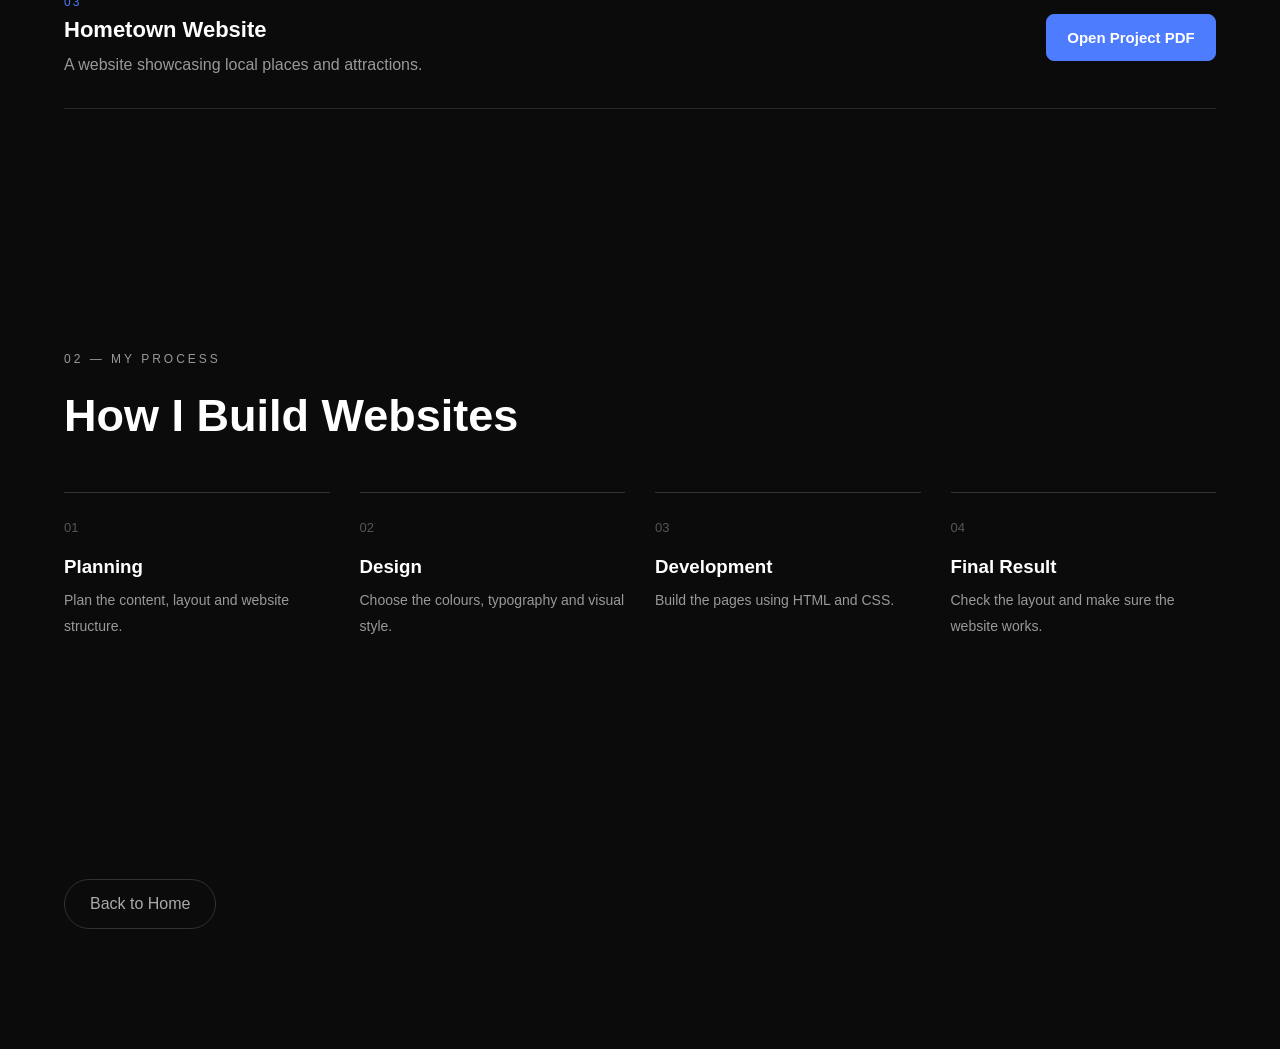
<file: website.html>
<!DOCTYPE html>
<html lang="en">

<head>
    <meta charset="UTF-8">
    <meta name="viewport" content="width=device-width, initial-scale=1.0">

    <title>Website Design | Khai</title>

    <link rel="stylesheet" href="style.css">
</head>

<body>

    <!-- NAVIGATION -->
    <header>
        <nav class="navbar">

            <a href="index.html" class="logo">
                KHAIRI YUSOF
            </a>

            <div class="nav-links">
                <a href="index.html">Home</a>
                <a href="about.html">About</a>
                <a href="index.html#works">Work</a>
                <a href="contact.html">Contact</a>
            </div>

        </nav>
    </header>


    <main class="project-page">

        <!-- HERO -->
        <section class="project-hero">

            <div class="project-intro">


                <h1>
                    Website<br>
                    Design<span>.</span>
                </h1>

                <p class="project-description">
                    A collection of websites I designed and developed
                    for my projects and assignments.
                </p>

                <div class="project-info">

                    <div>
                        <span>YEAR</span>
                        <p>2026</p>
                    </div>

                    <div>
                        <span>TYPE</span>
                        <p>Website</p>
                    </div>

                    <div>
                        <span>ROLE</span>
                        <p>Designer &amp; Developer</p>
                    </div>

                </div>

            </div>

        </section>


        <!-- WEBSITE PROJECTS -->
        <section class="project-section website-projects">

            <p class="section-number">01 — SELECTED WORK</p>

            <h2>My Website Projects</h2>

            <p class="pdf-description">
                Explore the websites I have worked on.
            </p>


            <div class="website-project-list">

                <!-- PROJECT 01 -->
                <div class="website-project-item">

                    <div class="website-project-details">

                        <span class="website-project-number">01</span>

                        <h3>HIV Website</h3>

                        <p>
                            A website project about HIV awareness.
                        </p>

                    </div>

                    <a href="files/hiv-website.pdf" target="_blank" rel="noopener noreferrer" class="pdf-button">

                        Open Project PDF

                    </a>

                </div>


                <!-- PROJECT 02 -->
                <div class="website-project-item">

                    <div class="website-project-details">

                        <span class="website-project-number">02</span>

                        <h3>Financial Website</h3>

                        <p>
                            A website focused on financial literacy.
                        </p>

                    </div>

                    <a href="files/finance.pdf" target="_blank" rel="noopener noreferrer" class="pdf-button">

                        Open Project PDF

                    </a>

                </div>


                <!-- PROJECT 03 -->
                <div class="website-project-item">

                    <div class="website-project-details">

                        <span class="website-project-number">03</span>

                        <h3>Hometown Website</h3>

                        <p>
                            A website showcasing local places and attractions.
                        </p>

                    </div>

                    <a href="files/hometown.pdf" target="_blank" rel="noopener noreferrer" class="pdf-button">

                        Open Project PDF

                    </a>

                </div>

            </div>

        </section>


        <!-- DEVELOPMENT PROCESS -->
        <section class="project-section">

            <p class="section-number">02 — MY PROCESS</p>

            <h2>How I Build Websites</h2>

            <div class="process">

                <div>
                    <span>01</span>
                    <h3>Planning</h3>
                    <p>
                        Plan the content, layout and website structure.
                    </p>
                </div>

                <div>
                    <span>02</span>
                    <h3>Design</h3>
                    <p>
                        Choose the colours, typography and visual style.
                    </p>
                </div>

                <div>
                    <span>03</span>
                    <h3>Development</h3>
                    <p>
                        Build the pages using HTML and CSS.
                    </p>
                </div>

                <div>
                    <span>04</span>
                    <h3>Final Result</h3>
                    <p>
                        Check the layout and make sure the website works.
                    </p>
                </div>

            </div>

        </section>


        <!-- BACK TO HOME -->
        <section class="back-section">

            <a href="index.html" class="back-button">
                Back to Home
            </a>

        </section>

    </main>


    <!-- JAVASCRIPT -->
    <script src="script.js"></script>

</body>

</html>
</file>
<file: style.css>
/* =========================
   GENERAL
========================= */

* {
    margin: 0;
    padding: 0;
    box-sizing: border-box;
    scroll-behavior: smooth;
}

body {
    font-family: Arial, Helvetica, sans-serif;
    background: #0b0b0b;
    color: #ffffff;
}

a {
    text-decoration: none;
    color: inherit;
}


/* =========================
   NAVIGATION
========================= */

header {
    width: 100%;
    position: fixed;
    top: 0;
    left: 0;
    z-index: 1000;
    background: rgba(11, 11, 11, 0.85);
    backdrop-filter: blur(10px);
}

.navbar {
    width: 90%;
    max-width: 1200px;
    height: 80px;
    margin: auto;

    display: flex;
    align-items: center;
    justify-content: space-between;
}

.logo {
    font-size: 24px;
    font-weight: bold;
    letter-spacing: 2px;
}

.nav-links {
    display: flex;
    gap: 35px;
}

.nav-links a {
    font-size: 14px;
    color: #bdbdbd;
    transition: 0.3s;
}

.nav-links a:hover {
    color: #ffffff;
}


/* =========================
   HERO SECTION
========================= */

.hero {
    min-height: 100vh;
    width: 90%;
    max-width: 1200px;
    margin: auto;

    display: flex;
    align-items: center;
    justify-content: space-between;

    gap: 80px;
    padding-top: 80px;
}

.hero-content {
    max-width: 650px;
}

.small-text {
    font-size: 14px;
    letter-spacing: 4px;
    color: #999999;
    margin-bottom: 15px;
}

.hero h1 {
    font-size: clamp(70px, 10vw, 140px);
    line-height: 0.9;
    letter-spacing: -5px;
}

.hero h1 span {
    color: #888888;
}

.hero h2 {
    font-size: 28px;
    line-height: 1.3;
    margin-top: 25px;
    font-weight: 500;
}

.description {
    color: #999999;
    max-width: 500px;
    line-height: 1.7;
    margin-top: 20px;
}


/* =========================
   BUTTONS
========================= */

.hero-buttons {
    display: flex;
    gap: 15px;
    margin-top: 35px;
}

.btn {
    padding: 14px 25px;
    border-radius: 30px;
    font-size: 14px;
    transition: 0.3s;
}

.primary {
    background: #ffffff;
    color: #000000;
}

.primary:hover {
    background: #cccccc;
    transform: translateY(-3px);
}

.secondary {
    border: 1px solid #444444;
    color: #ffffff;
}

.secondary:hover {
    background: #ffffff;
    color: #000000;
    transform: translateY(-3px);
}


/* =========================
   HERO IMAGE
========================= */

.hero-image {
    display: flex;
    justify-content: center;
    align-items: center;
}

.image-box {
    width: 360px;
    height: 460px;

    border: 1px solid #333333;
    border-radius: 20px;

    display: flex;
    align-items: center;
    justify-content: center;

    background: #151515;

    position: relative;
    overflow: hidden;
}

.image-box::before {
    content: "";
    position: absolute;

    width: 200px;
    height: 200px;

    background: #2c2c2c;

    border-radius: 50%;

    filter: blur(80px);
}

.image-box span {
    position: relative;
    z-index: 2;

    color: #555555;
    text-align: center;

    letter-spacing: 3px;
    font-size: 13px;
}


/* =========================
   SECTIONS
========================= */

section:not(.hero) {
    width: 90%;
    max-width: 1200px;
    margin: auto;
    padding: 120px 0;
}

section:not(.hero) h2 {
    font-size: 45px;
    margin-bottom: 25px;
}

section:not(.hero) p {
    color: #999999;
    line-height: 1.8;
    max-width: 700px;
}


/* =========================
   PROJECTS
========================= */

.projects-container {
    display: grid;
    grid-template-columns: repeat(3, 1fr);
    gap: 20px;
    margin-top: 50px;
}

.project-card {
    min-height: 250px;

    padding: 30px;

    border: 1px solid #292929;
    border-radius: 15px;

    background: #111111;

    display: flex;
    flex-direction: column;
    justify-content: flex-end;

    transition: 0.4s;
}

.project-card:hover {
    transform: translateY(-8px);
    border-color: #666666;
}

.project-card h3 {
    font-size: 22px;
    margin-bottom: 10px;
}

.project-card p {
    font-size: 14px;
}


/* =========================
   MOBILE
========================= */

@media (max-width: 768px) {

    .navbar {
        width: 85%;
    }

    .nav-links {
        gap: 15px;
    }

    .nav-links a {
        font-size: 12px;
    }

    .hero {
        flex-direction: column;
        justify-content: center;
        text-align: center;

        padding-top: 120px;
        gap: 50px;
    }

    .hero h1 {
        font-size: 80px;
    }

    .hero h2 {
        font-size: 22px;
    }

    .description {
        margin-left: auto;
        margin-right: auto;
    }

    .hero-buttons {
        justify-content: center;
        flex-wrap: wrap;
    }

    .image-box {
        width: 280px;
        height: 360px;
    }

    .projects-container {
        grid-template-columns: 1fr;
    }

}




/* =========================
   PROJECT PAGE
========================= */

.project-page {
    padding-top: 80px;
}


/* PROJECT HERO */

.project-hero {
    width: 90%;
    max-width: 1200px;
    min-height: 90vh;
    margin: auto;

    display: grid;
    grid-template-columns: 1fr 1fr;

    align-items: center;
    gap: 80px;
}

.project-label {
    color: #888888;
    font-size: 13px;
    letter-spacing: 4px;
    margin-bottom: 20px;
}

.project-intro h1 {
    font-size: clamp(60px, 8vw, 110px);
    line-height: 0.9;
    letter-spacing: -4px;
}

.project-description {
    max-width: 500px;
    color: #999999;
    line-height: 1.8;
    margin-top: 30px;
}


/* PROJECT INFO */

.project-info {
    display: flex;
    gap: 60px;
    margin-top: 40px;
}

.project-info span {
    color: #666666;
    font-size: 11px;
    letter-spacing: 2px;
}

.project-info p {
    color: #ffffff;
    margin-top: 8px;
}


/* MAIN IMAGE */

.project-main-image {
    height: 550px;

    border: 1px solid #292929;
    border-radius: 20px;

    background: #111111;

    display: flex;
    align-items: center;
    justify-content: center;

    overflow: hidden;
}

.project-placeholder {
    text-align: center;
    color: #444444;
    font-size: 14px;
    letter-spacing: 4px;
}


/* PROJECT SECTIONS */

.project-section {
    width: 90%;
    max-width: 1000px;

    margin: auto;
    padding: 120px 0;
}

.section-number {
    color: #666666;
    font-size: 12px;
    letter-spacing: 3px;
    margin-bottom: 20px;
}

.project-section h2 {
    font-size: 55px;
    margin-bottom: 30px;
}

.project-section>p:not(.section-number) {
    color: #999999;
    max-width: 700px;
    line-height: 1.8;
}


/* ROLE */

.role-grid {
    display: grid;
    grid-template-columns: repeat(2, 1fr);
    gap: 15px;
    margin-top: 50px;
}

.role-card {
    padding: 35px;

    border: 1px solid #292929;
    border-radius: 15px;

    background: #111111;

    transition: 0.3s;
}

.role-card:hover {
    transform: translateY(-5px);
    border-color: #555555;
}

.role-card h3 {
    margin-bottom: 15px;
    font-size: 20px;
}

.role-card p {
    color: #888888;
    line-height: 1.6;
}


/* PROCESS */

.process {
    display: grid;
    grid-template-columns: repeat(4, 1fr);
    gap: 30px;
    margin-top: 50px;
}

.process div {
    border-top: 1px solid #333333;
    padding-top: 25px;
}

.process span {
    color: #555555;
    font-size: 13px;
}

.process h3 {
    margin-top: 20px;
    margin-bottom: 10px;
}

.process p {
    color: #777777;
    font-size: 14px;
    line-height: 1.6;
}


/* GALLERY */

.project-gallery {
    display: grid;
    grid-template-columns: repeat(2, 1fr);
    gap: 15px;
    margin-top: 50px;
}

.gallery-item {
    height: 350px;

    border: 1px solid #292929;
    border-radius: 15px;

    background: #111111;

    display: flex;
    align-items: center;
    justify-content: center;

    color: #444444;
    letter-spacing: 3px;

    transition: 0.3s;
}

.gallery-item:hover {
    transform: scale(1.01);
    border-color: #555555;
}


/* BACK BUTTON */

.back-section {
    width: 90%;
    max-width: 1000px;
    margin: auto;

    padding: 40px 0 100px;
}

.back-button {
    display: inline-block;

    padding: 15px 25px;

    border: 1px solid #333333;
    border-radius: 30px;

    color: #aaaaaa;

    transition: 0.3s;
}

.back-button:hover {
    background: #ffffff;
    color: #000000;
}


/* =========================
   PROJECT MOBILE
========================= */

@media (max-width: 768px) {

    .project-hero {
        grid-template-columns: 1fr;
        gap: 50px;
        padding-top: 60px;
    }

    .project-intro h1 {
        font-size: 65px;
    }

    .project-main-image {
        height: 400px;
    }

    .project-info {
        gap: 25px;
        flex-wrap: wrap;
    }

    .project-section {
        padding: 80px 0;
    }

    .project-section h2 {
        font-size: 40px;
    }

    .role-grid {
        grid-template-columns: 1fr;
    }

    .process {
        grid-template-columns: 1fr;
    }

    .project-gallery {
        grid-template-columns: 1fr;
    }

}




/* =========================
   ABOUT PAGE
========================= */

.about-page {
    padding-top: 80px;
}


/* ABOUT HERO */

.about-hero {
    width: 90%;
    max-width: 1200px;
    min-height: 80vh;
    margin: auto;

    display: grid;
    grid-template-columns: 1fr 1fr;

    align-items: center;
    gap: 100px;
}

.about-heading h1 {
    font-size: clamp(70px, 9vw, 120px);
    line-height: 0.9;
    letter-spacing: -5px;
}

.about-heading h1 span {
    color: #777777;
}

.about-intro {
    max-width: 550px;
}

.about-intro p {
    color: #999999;
    font-size: 18px;
    line-height: 1.8;
    margin-bottom: 25px;
}


/* ABOUT SECTIONS */

.about-section {
    width: 90%;
    max-width: 1200px;
    margin: auto;

    padding: 120px 0;

    display: grid;
    grid-template-columns: 35% 65%;

    gap: 60px;

    border-top: 1px solid #202020;
}

.about-section-title h2 {
    font-size: 45px;
    margin-top: 15px;
}

.section-number {
    color: #666666;
    font-size: 12px;
    letter-spacing: 3px;
}

.about-text {
    max-width: 700px;
}

.about-text p {
    color: #999999;
    line-height: 1.9;
    margin-bottom: 25px;
}


/* EDUCATION */

.education-card {
    border: 1px solid #292929;
    border-radius: 15px;

    padding: 35px;

    display: flex;
    gap: 50px;

    background: #111111;
}

.education-year {
    color: #666666;
    font-size: 14px;
}

.education-card h3 {
    margin-bottom: 10px;
}

.education-card p {
    color: #888888;
}


/* SKILLS */

.skills-grid {
    display: grid;
    grid-template-columns: repeat(2, 1fr);
    gap: 15px;
}

.skill-card {
    padding: 30px;

    border: 1px solid #292929;
    border-radius: 15px;

    background: #111111;

    transition: 0.3s;
}

.skill-card:hover {
    transform: translateY(-5px);
    border-color: #555555;
}

.skill-card span {
    color: #555555;
    font-size: 12px;
}

.skill-card h3 {
    margin: 20px 0 12px;
}

.skill-card p {
    color: #888888;
    line-height: 1.6;
    font-size: 14px;
}


/* TOOLS */

.tools-list {
    display: grid;
    grid-template-columns: repeat(2, 1fr);
    gap: 0;

    border-top: 1px solid #292929;
}

.tools-list div {
    padding: 25px 0;

    border-bottom: 1px solid #292929;

    color: #aaaaaa;

    transition: 0.3s;
}

.tools-list div:hover {
    color: #ffffff;
    padding-left: 10px;
}


/* STRENGTHS */

.strengths {
    display: grid;
    grid-template-columns: repeat(3, 1fr);
    gap: 30px;
}

.strengths div {
    border-top: 1px solid #333333;
    padding-top: 25px;
}

.strengths h3 {
    margin-bottom: 15px;
}

.strengths p {
    color: #888888;
    line-height: 1.6;
    font-size: 14px;
}


/* ACTIVE NAV */

.nav-links .active {
    color: #ffffff;
}


/* ABOUT MOBILE */

@media (max-width: 768px) {

    .about-hero {
        grid-template-columns: 1fr;
        gap: 50px;
        padding: 70px 0;
    }

    .about-heading h1 {
        font-size: 75px;
    }

    .about-intro p {
        font-size: 16px;
    }

    .about-section {
        grid-template-columns: 1fr;
        gap: 35px;
        padding: 80px 0;
    }

    .skills-grid {
        grid-template-columns: 1fr;
    }

    .tools-list {
        grid-template-columns: 1fr;
    }

    .strengths {
        grid-template-columns: 1fr;
        gap: 40px;
    }

    .education-card {
        gap: 20px;
    }

}



/* =========================
   ESPORTS SECTION
========================= */

.esports-section {
    width: 90%;
    max-width: 1200px;
    margin: 80px auto 120px;

    min-height: 500px;

    display: grid;
    grid-template-columns: 1fr 1fr;

    border-top: 1px solid #292929;
    border-bottom: 1px solid #292929;

    background: #0d0d0d;
}


.esports-content {
    padding: 80px;

    display: flex;
    flex-direction: column;
    justify-content: center;
}


.esports-content h2 {
    font-size: clamp(60px, 7vw, 100px);
    line-height: 0.9;
    letter-spacing: -4px;
    margin: 20px 0 30px;
}


.esports-content h2 span {
    color: #777777;
}


.esports-description {
    max-width: 500px;

    color: #999999;
    line-height: 1.8;

    margin-bottom: 35px;
}


.esports-button {
    display: inline-block;

    width: fit-content;

    padding: 15px 25px;

    border: 1px solid #444444;
    border-radius: 30px;

    color: #ffffff;

    font-size: 14px;

    transition: 0.3s;
}


.esports-button:hover {
    background: #ffffff;
    color: #000000;

    transform: translateX(5px);
}


/* VISUAL */

.esports-visual {
    position: relative;

    min-height: 500px;

    background:
        radial-gradient(circle at center,
            #292929 0%,
            #111111 45%,
            #0b0b0b 75%);

    display: flex;
    align-items: center;
    justify-content: center;

    overflow: hidden;
}


.esports-number {
    position: absolute;

    top: 30px;
    right: 35px;

    font-size: 12px;
    letter-spacing: 3px;

    color: #555555;
}


.esports-title {
    font-size: clamp(55px, 7vw, 100px);

    font-weight: bold;

    line-height: 0.85;

    letter-spacing: -5px;

    text-align: center;

    color: #ffffff;
}


.esports-tag {
    position: absolute;

    bottom: 35px;
    left: 35px;

    font-size: 11px;

    letter-spacing: 3px;

    color: #666666;
}


/* MOBILE */

@media (max-width: 768px) {

    .esports-section {
        grid-template-columns: 1fr;
    }

    .esports-content {
        padding: 60px 30px;
    }

    .esports-visual {
        min-height: 350px;
    }

    .esports-title {
        font-size: 65px;
    }

}



/* =========================
   ESPORTS PAGE
========================= */

.esports-page {
    background: #0b0b0b;
    color: #ffffff;
}


/* HERO */

.esports-hero {
    width: 90%;
    max-width: 1200px;
    min-height: 90vh;
    margin: auto;

    display: grid;
    grid-template-columns: 1.2fr 0.8fr;
    align-items: center;

    gap: 80px;
}


.esports-hero-content h1 {
    font-size: clamp(80px, 12vw, 170px);
    line-height: 0.8;
    letter-spacing: -8px;
    margin: 25px 0;
}


.esports-hero-content h1 span {
    color: #666666;
}


.esports-hero-content h2 {
    font-size: clamp(35px, 5vw, 65px);
    line-height: 0.9;
    letter-spacing: -3px;
    margin-bottom: 30px;
}


.esports-intro {
    max-width: 520px;
    color: #999999;
    line-height: 1.8;
}


/* PLAYER CARD */

.player-card {
    min-height: 450px;

    border: 1px solid #292929;

    background:
        radial-gradient(circle at center,
            #292929 0%,
            #151515 45%,
            #0b0b0b 80%);

    display: flex;
    flex-direction: column;
    justify-content: center;
    align-items: center;

    position: relative;
}


.player-label {
    position: absolute;
    top: 25px;
    left: 25px;

    font-size: 10px;
    letter-spacing: 3px;
    color: #555555;
}


.player-icon {
    width: 130px;
    height: 130px;

    border: 1px solid #555555;
    border-radius: 50%;

    display: flex;
    align-items: center;
    justify-content: center;

    font-size: 60px;
    font-weight: bold;

    margin-bottom: 30px;
}


.player-card h3 {
    font-size: 35px;
    letter-spacing: 2px;
    margin: 0;
}


.player-card p {
    color: #777777;
    font-size: 11px;
    letter-spacing: 3px;
}


.player-line {
    width: 50px;
    height: 1px;
    background: #555555;

    margin: 25px 0;
}


.player-card>span {
    font-size: 10px;
    letter-spacing: 4px;
    color: #888888;
}


/* PROFILE */

.esports-profile,
.competitive-section,
.achievements-section {
    width: 90%;
    max-width: 1200px;
    margin: 100px auto;
}


.section-heading {
    margin-bottom: 60px;
}


.section-heading h2 {
    font-size: clamp(50px, 7vw, 90px);
    line-height: 0.9;
    letter-spacing: -4px;
    margin-top: 15px;
}


.section-heading h2 span {
    color: #666666;
}


/* PROFILE GRID */

.profile-grid {
    display: grid;
    grid-template-columns: repeat(4, 1fr);

    border-top: 1px solid #292929;
    border-bottom: 1px solid #292929;
}


.profile-item {
    padding: 35px 25px;

    border-right: 1px solid #292929;
}


.profile-item:last-child {
    border-right: none;
}


.profile-item span {
    font-size: 10px;
    letter-spacing: 3px;
    color: #666666;
}


.profile-item h3 {
    font-size: 20px;
    margin-top: 20px;
}


/* EXPERIENCE */

.experience-grid {
    display: grid;
    grid-template-columns: repeat(2, 1fr);
}


.experience-card {
    padding: 45px;

    border: 1px solid #292929;

    transition: 0.3s;
}


.experience-card:hover {
    background: #151515;
}


.experience-card span {
    color: #555555;
    font-size: 12px;
    letter-spacing: 2px;
}


.experience-card h3 {
    margin: 25px 0 15px;

    font-size: 25px;
    letter-spacing: 1px;
}


.experience-card p {
    color: #888888;
    line-height: 1.7;
}


/* ACHIEVEMENTS */

.achievement-list {
    border-top: 1px solid #292929;
}


.achievement-item {
    display: grid;
    grid-template-columns: 80px 1fr 1fr;
    align-items: center;

    padding: 30px 0;

    border-bottom: 1px solid #292929;
}


.achievement-item span {
    color: #555555;
}


.achievement-item h3 {
    font-size: 20px;
}


.achievement-item p {
    color: #777777;
}


/* GAMEPLAY */

.gameplay-section {
    width: 90%;
    max-width: 1200px;

    margin: 150px auto;

    display: grid;
    grid-template-columns: 1fr 1fr;

    gap: 60px;
}


.gameplay-content h2 {
    font-size: clamp(60px, 8vw, 100px);
    line-height: 0.85;
    letter-spacing: -5px;

    margin: 20px 0 35px;
}


.gameplay-content h2 span {
    color: #666666;
}


.gameplay-content>p:last-child {
    max-width: 500px;

    color: #888888;

    line-height: 1.8;
}


.gameplay-box {
    min-height: 400px;

    border: 1px solid #292929;

    display: flex;
    align-items: center;
    justify-content: center;

    background:
        radial-gradient(circle,
            #252525 0%,
            #111111 55%,
            #0b0b0b 100%);
}


.gameplay-placeholder {
    text-align: center;

    font-size: 25px;
    font-weight: bold;

    letter-spacing: 4px;

    color: #444444;
}


/* FOOTER */

.esports-footer {
    width: 90%;
    max-width: 1200px;

    margin: 80px auto 100px;

    padding-top: 40px;

    border-top: 1px solid #292929;
}


/* MOBILE */

@media (max-width: 768px) {

    .esports-hero {
        grid-template-columns: 1fr;
        padding-top: 100px;
        gap: 50px;
    }


    .esports-hero-content h1 {
        font-size: 90px;
    }


    .player-card {
        min-height: 350px;
    }


    .profile-grid {
        grid-template-columns: 1fr 1fr;
    }


    .profile-item:nth-child(2) {
        border-right: none;
    }


    .experience-grid {
        grid-template-columns: 1fr;
    }


    .achievement-item {
        grid-template-columns: 50px 1fr;
        gap: 15px;
    }


    .achievement-item p {
        grid-column: 2;
    }


    .gameplay-section {
        grid-template-columns: 1fr;
    }


    .gameplay-box {
        min-height: 300px;
    }

}


/* =========================
   CONTACT PAGE
========================= */

.contact-page {
    padding-top: 80px;
}

.contact-hero {
    width: 90%;
    max-width: 1200px;
    min-height: 80vh;
    margin: auto;

    display: grid;
    grid-template-columns: 1.3fr 0.7fr;

    align-items: center;
    gap: 100px;

    padding: 80px 0;
}

.contact-content h1 {
    font-size: clamp(55px, 8vw, 110px);
    line-height: 0.95;
    letter-spacing: -5px;
    margin-top: 25px;
}

.contact-content h1 span {
    color: #777777;
}

.contact-description {
    max-width: 500px;
    color: #999999;
    line-height: 1.8;
    margin-top: 30px;
}

.contact-buttons {
    display: flex;
    flex-wrap: wrap;
    gap: 15px;
    margin-top: 35px;
}

.contact-info {
    border-top: 1px solid #292929;
}

.contact-item {
    padding: 30px 0;
    border-bottom: 1px solid #292929;
}

.contact-label {
    color: #666666;
    font-size: 11px;
    letter-spacing: 3px;
    margin-bottom: 12px;
}

.contact-value {
    color: #ffffff;
    font-size: 15px;
    overflow-wrap: anywhere;
}


/* CONTACT MOBILE */

@media (max-width: 768px) {

    .contact-hero {
        grid-template-columns: 1fr;
        gap: 50px;
        padding: 70px 0;
    }

    .contact-content h1 {
        font-size: 60px;
        letter-spacing: -3px;
    }

    .contact-description {
        font-size: 14px;
    }

    .contact-buttons {
        gap: 10px;
    }

}



/* ========================================
   BACKGROUND ENHANCEMENT
======================================== */

body {
    background-color: #0b0b0b;
    background-image:
        radial-gradient(ellipse at 80% 20%,
            rgba(177, 95, 44, 0.12) 0%,
            transparent 40%),
        radial-gradient(ellipse at 10% 70%,
            rgba(177, 95, 44, 0.07) 0%,
            transparent 35%);
    background-attachment: fixed;
    position: relative;
}

/* Subtle background texture */

body::before {
    content: "";
    position: fixed;
    inset: 0;

    background-image: radial-gradient(rgba(255, 255, 255, 0.12) 0.6px,
            transparent 0.6px);

    background-size: 5px 5px;
    opacity: 0.12;

    pointer-events: none;
    z-index: -1;
}

/* ========================================
   SMOOTH HOVER EFFECTS
======================================== */

.project-card {
    transition:
        transform 0.4s ease,
        border-color 0.4s ease,
        background 0.4s ease;
}

.project-card:hover {
    transform: translateY(-8px);
    border-color: rgba(177, 95, 44, 0.7);
    background: #15120f;
}

.btn,
.back-button,
.esports-button {
    transition:
        transform 0.3s ease,
        background 0.3s ease,
        color 0.3s ease,
        border-color 0.3s ease;
}

/* ========================================
   SCROLL REVEAL ANIMATION
======================================== */

.reveal {
    opacity: 0;
    transform: translateY(25px);

    transition:
        opacity 0.8s ease,
        transform 0.8s ease;
}

.reveal.visible {
    opacity: 1;
    transform: translateY(0);
}

/* ========================================
   PAGE LOADER
======================================== */

.page-loader {
    position: fixed;
    inset: 0;

    background: #0b0b0b;
    color: #ffffff;

    display: flex;
    align-items: center;
    justify-content: center;

    z-index: 99999;

    transition:
        transform 0.8s cubic-bezier(0.76, 0, 0.24, 1),
        visibility 0.8s;
}

.page-loader.hide {
    transform: translateY(-100%);
    visibility: hidden;
    pointer-events: none;
}

.loader-content {
    text-align: center;
}

.loader-number {
    font-size: clamp(60px, 12vw, 120px);
    font-weight: bold;
    letter-spacing: -5px;
}

.loader-label {
    margin-top: 15px;
    font-size: 11px;
    letter-spacing: 4px;
    color: #999999;
}

.loader-line {
    width: 180px;
    height: 2px;

    background: #333333;

    margin: 25px auto 0;
    overflow: hidden;
}

.loader-progress {
    width: 0%;
    height: 100%;
    background: #4d7cfe;

    transition: width 0.1s linear;
}

/* ========================================
   OPTIONAL HERO ACCENT
======================================== */

.hero h1 span {
    color: #4d7cfe;
}

/* Soft orange accent on selected text */

.section-heading h2 {
    transition: color 0.3s ease;
}

/* ========================================
   REDUCED MOTION ACCESSIBILITY
======================================== */

@media (prefers-reduced-motion: reduce) {

    *,
    *::before,
    *::after {
        scroll-behavior: auto !important;
        animation-duration: 0.01ms !important;
        transition-duration: 0.01ms !important;
    }

    .reveal {
        opacity: 1;
        transform: none;
    }
}


.image-box img {
    width: 100%;
    height: 100%;
    object-fit: cover;
    object-position: center;
    border-radius: inherit;
    display: block;
    position: relative;
    z-index: 2;
}



/* ========================================
   INTERACTIVE BACKGROUND GLOW
======================================== */

body {
    --mouse-x: 50%;
    --mouse-y: 50%;
}

/* Glow follows the mouse */
body::after {
    content: "";
    position: fixed;
    inset: 0;

    background: radial-gradient(500px circle at var(--mouse-x) var(--mouse-y),
            rgba(177, 95, 44, 0.09),
            transparent 70%);

    pointer-events: none;
    z-index: 0;
    opacity: 0.8;

    transition: opacity 0.3s ease;
}

/* Keep website content above the glow */
header,
section,
footer {
    position: relative;
    z-index: 1;
}

/* Keep the header above everything */
header {
    z-index: 1000;
}

/* Disable mouse glow on smaller screens */
@media (max-width: 768px) {
    body::after {
        display: none;
    }
}




/* ========================================
   PROFILE IMAGE PARALLAX EFFECT
======================================== */

.hero-image {
    perspective: 1000px;
}

.image-box {
    transform-style: preserve-3d;
    will-change: transform;

    transition:
        transform 0.2s ease-out,
        border-color 0.3s ease,
        box-shadow 0.3s ease;
}

/* Subtle orange glow around the profile box */

.image-box:hover {
    border-color: rgba(177, 95, 44, 0.6);

    box-shadow:
        0 15px 50px rgba(177, 95, 44, 0.08);
}

/* Profile image */

.image-box img {
    width: 100%;
    height: 100%;

    object-fit: cover;
    object-position: center;

    display: block;
    border-radius: inherit;

    position: relative;
    z-index: 2;
}

/* Disable parallax on mobile */

@media (max-width: 768px) {
    .image-box {
        transform: none !important;
        will-change: auto;
    }
}

@media (prefers-reduced-motion: reduce) {
    .image-box {
        transform: none !important;
        transition: none;
    }
}



/* ========================================
   NEW COLOR THEME — ELECTRIC BLUE + VIOLET
======================================== */

/* Background glow */

body {
    background-color: #0b0b0b;

    background-image:
        radial-gradient(ellipse at 80% 20%,
            rgba(77, 124, 254, 0.12) 0%,
            transparent 40%),
        radial-gradient(ellipse at 10% 70%,
            rgba(168, 85, 247, 0.10) 0%,
            transparent 35%);

    background-attachment: fixed;
}

/* Interactive mouse glow */

body::after {
    background: radial-gradient(500px circle at var(--mouse-x, 50%) var(--mouse-y, 50%),
            rgba(77, 124, 254, 0.12),
            transparent 70%);
}

/* Main heading accent */

.hero h1 span {
    color: #4d7cfe;
}

/* Primary button */

.primary {
    background: #4d7cfe;
    color: #ffffff;
}

.primary:hover {
    background: #a855f7;
    color: #ffffff;
}

/* Secondary button */

.secondary:hover {
    border-color: #4d7cfe;
    background: #4d7cfe;
    color: #ffffff;
}

/* Project cards */

.project-card:hover {
    border-color: rgba(77, 124, 254, 0.7);
    background: #10111a;
}

/* Profile image */

.image-box:hover {
    border-color: rgba(77, 124, 254, 0.7);

    box-shadow:
        0 15px 50px rgba(77, 124, 254, 0.12),
        0 0 30px rgba(168, 85, 247, 0.08);
}

/* Esports button */

.esports-button:hover {
    border-color: #4d7cfe;
    background: #4d7cfe;
    color: #ffffff;
}

/* Back button */

.back-button:hover {
    background: #4d7cfe;
    border-color: #4d7cfe;
    color: #ffffff;
}

/* Accent for links */

.text-link:hover {
    color: #4d7cfe;
}

/* Smooth color transitions */

.hero h1 span,
.primary,
.secondary,
.project-card,
.image-box,
.esports-button,
.back-button,
.text-link {
    transition:
        color 0.3s ease,
        background 0.3s ease,
        border-color 0.3s ease,
        box-shadow 0.3s ease,
        transform 0.3s ease;
}

/* ========================================
   CENTER GROUP PROJECT — FINAL FIX
======================================== */

.project-page>.project-hero {
    width: 100%;
    max-width: none;
    min-height: calc(100vh - 80px);
    margin: 0;
    padding: 80px 24px 40px;

    display: flex;
    flex-direction: column;
    justify-content: center;
    align-items: center;

    text-align: center;
    gap: 0;
}

.project-page>.project-hero>.project-intro {
    width: 100%;
    max-width: 900px;
    margin: 0 auto;
    text-align: center;
}

.project-page>.project-hero .project-label {
    text-align: center;
    margin-bottom: 24px;
}

.project-page>.project-hero h1 {
    width: 100%;
    margin: 0 auto;
    font-size: clamp(60px, 8vw, 110px);
    line-height: 0.95;
    letter-spacing: -4px;
    text-align: center;
}

.project-page>.project-hero .project-description {
    width: 100%;
    max-width: 650px;
    margin: 30px auto 0;
    text-align: center;
}

.project-page>.project-hero .project-info {
    width: fit-content;
    max-width: 100%;
    margin: 40px auto 0;

    display: flex;
    justify-content: center;
    align-items: flex-start;
    gap: 60px;

    text-align: left;
}

/* MOBILE */
@media (max-width: 768px) {
    .project-page>.project-hero {
        width: 100%;
        min-height: calc(100vh - 80px);
        padding: 100px 20px 50px;
    }

    .project-page>.project-hero h1 {
        font-size: clamp(45px, 10vw, 65px);
        letter-spacing: -2px;
    }

    .project-page>.project-hero .project-description {
        font-size: 14px;
    }

    .project-page>.project-hero .project-info {
        gap: 25px;
        flex-wrap: wrap;
        justify-content: center;
    }
}

/* Fine-tune project hero position */
.project-page>.project-hero {
    transform: translateY(-20px);
}


/* PROJECT PDF BUTTON */
.pdf-description {
    color: #999;
    font-size: 16px;
    margin: 20px 0 28px;
}

.pdf-button {
    display: inline-flex;
    align-items: center;
    justify-content: center;
    padding: 15px 28px;

    background: #4d7cfe;
    color: #fff;
    text-decoration: none;

    font-size: 15px;
    font-weight: 600;

    border: 1px solid #4d7cfe;
    border-radius: 8px;

    transition: all 0.3s ease;
}

.pdf-button:hover {
    background: #a855f7;
    border-color: #a855f7;
    transform: translateY(-3px);
    box-shadow: 0 8px 25px rgba(77, 124, 254, 0.2);
}


/* ======================================== PERSONAL PROJECTS ======================================== */
.personal-project-card {
    overflow: hidden;
    transition: transform 0.3s ease, border-color 0.3s ease, box-shadow 0.3s ease;
}

.personal-project-card:hover {
    transform: translateY(-6px);
    border-color: rgba(77, 124, 254, 0.7);
    box-shadow: 0 12px 35px rgba(77, 124, 254, 0.08);
}

.personal-project-image {
    width: 100%;
    aspect-ratio: 16 / 10;
    margin-bottom: 24px;
    overflow: hidden;
    border-radius: 8px;
    background: #151515;
}

.personal-project-image img {
    width: 100%;
    height: 100%;
    display: block;
    object-fit: cover;
    transition: transform 0.5s ease;
}

.personal-project-card:hover .personal-project-image img {
    transform: scale(1.04);
}

.project-card-category {
    margin-bottom: 12px;
    color: #4d7cfe;
    font-size: 11px;
    font-weight: 600;
    letter-spacing: 2px;
}

.personal-project-card h3 {
    margin-bottom: 12px;
}

.personal-project-card>p:last-child {
    line-height: 1.7;
}

@media (max-width: 768px) {
    .personal-project-image {
        aspect-ratio: 16 / 10;
    }

    .personal-project-card {
        padding: 20px;
    }
}



/* PERSONAL PROJECTS — VERTICAL SECTIONS */
.personal-category {
    padding: 50px 0;
    border-bottom: 1px solid rgba(255, 255, 255, 0.1);
}

.personal-category:first-child {
    padding-top: 20px;
}

.personal-category:last-child {
    border-bottom: none;
}

.personal-category h2 {
    margin: 15px 0;
}

.personal-category .pdf-description {
    color: #999;
    font-size: 16px;
    line-height: 1.7;
    margin: 15px 0 28px;
}

.pdf-list {
    display: flex;
    flex-wrap: wrap;
    gap: 14px;
}

.personal-category .pdf-button {
    display: inline-flex;
    align-items: center;
    justify-content: center;
    padding: 14px 22px;
    background: #4d7cfe;
    color: #fff;
    text-decoration: none;
    font-size: 14px;
    font-weight: 600;
    border: 1px solid #4d7cfe;
    border-radius: 8px;
    transition: all 0.3s ease;
}

.personal-category .pdf-button:hover {
    background: #a855f7;
    border-color: #a855f7;
    transform: translateY(-3px);
    box-shadow: 0 8px 25px rgba(77, 124, 254, 0.2);
}

@media (max-width: 600px) {
    .personal-category {
        padding: 35px 0;
    }

    .pdf-list {
        flex-direction: column;
        align-items: flex-start;
    }

    .personal-category .pdf-button {
        max-width: 100%;
    }
}


/* PHOTOGRAPHY GALLERY */
.photography-gallery {
    display: grid;
    grid-template-columns: repeat(2, minmax(0, 1fr));
    gap: 20px;
    margin-top: 28px;
}

.photo-placeholder {
    width: 100%;
    aspect-ratio: 16 / 10;
    display: flex;
    align-items: center;
    justify-content: center;
    background: #111;
    border: 1px solid #292929;
    border-radius: 12px;
    color: #555;
    font-size: 13px;
    letter-spacing: 3px;
    overflow: hidden;
    transition: border-color 0.3s ease;
}

.photo-placeholder:hover {
    border-color: #4d7cfe;
}

@media (max-width: 600px) {
    .photography-gallery {
        grid-template-columns: 1fr;
        gap: 16px;
    }
}


/* PHOTOGRAPHY GALLERY FIX */
.photography-category .photography-gallery {
    display: grid;
    grid-template-columns: repeat(2, minmax(0, 1fr));
    gap: 20px;
    width: 100%;
    margin-top: 28px;
}

.photography-category .photo-placeholder {
    width: 100%;
    aspect-ratio: 16 / 10;
    box-sizing: border-box;
    display: flex;
    align-items: center;
    justify-content: center;
    background: #111;
    border: 1px solid #292929;
    border-radius: 12px;
    color: #555;
    font-size: 13px;
    letter-spacing: 3px;
    overflow: hidden;
    transition: border-color 0.3s ease;
}

.photography-category .photo-placeholder:hover {
    border-color: #4d7cfe;
}

@media (max-width: 600px) {
    .photography-category .photography-gallery {
        grid-template-columns: 1fr;
    }
}



/* WEBSITE PROJECT LIST */

.website-project-list {
    margin-top: 35px;
    border-top: 1px solid #292929;
}

.website-project-item {
    display: flex;
    align-items: center;
    justify-content: space-between;
    gap: 30px;

    padding: 30px 0;
    border-bottom: 1px solid #292929;

    transition: padding 0.3s ease;
}

.website-project-item:hover {
    padding-left: 12px;
    padding-right: 12px;
}

.website-project-number {
    display: block;
    margin-bottom: 12px;

    color: #4d7cfe;
    font-size: 12px;
    letter-spacing: 2px;
}

.website-project-item h3 {
    margin-bottom: 10px;
    font-size: 22px;
}

.website-project-item p {
    margin: 0;
    color: #999;
    line-height: 1.7;
}

.website-project-item .pdf-button {
    flex-shrink: 0;
    text-align: center;
}

@media (max-width: 600px) {
    .website-project-item {
        align-items: flex-start;
        flex-direction: column;
        gap: 20px;
    }

    .website-project-item .pdf-button {
        max-width: 100%;
    }
}


/* WEBSITE PROJECTS — CLEAN ROW LAYOUT */

.website-project-list {
    width: 100%;
    margin-top: 35px;
    border-top: 1px solid #292929;
}

.website-project-item {
    display: flex;
    flex-direction: row;
    align-items: center;
    justify-content: space-between;
    gap: 30px;

    padding: 28px 0;
    border-bottom: 1px solid #292929;

    transition: padding 0.3s ease;
}

.website-project-item:hover {
    padding-left: 10px;
    padding-right: 10px;
}

.website-project-item>div {
    flex: 1;
    min-width: 0;
}

.website-project-number {
    display: block;
    margin-bottom: 8px;
    color: #4d7cfe;
    font-size: 12px;
    letter-spacing: 2px;
}

.website-project-item h3 {
    margin: 0 0 8px;
    font-size: 22px;
}

.website-project-item p {
    margin: 0;
    color: #999;
    line-height: 1.7;
}

.website-project-item .pdf-button {
    display: inline-flex;
    flex-shrink: 0;
    align-items: center;
    justify-content: center;

    min-width: 170px;
    padding: 14px 20px;
    box-sizing: border-box;

    text-align: center;
    white-space: nowrap;
}

@media (max-width: 600px) {
    .website-project-item {
        align-items: flex-start;
        flex-direction: column;
        gap: 18px;
    }

    .website-project-item .pdf-button {
        min-width: 0;
    }
}


/* DESIGN & PHOTOGRAPHY PAGE */

.design-description {
    margin: 18px 0 30px;
    color: #999;
    font-size: 16px;
    line-height: 1.7;
}

/* GRAPHIC DESIGN GALLERY */

.design-gallery {
    display: grid;
    grid-template-columns: repeat(2, minmax(0, 1fr));
    gap: 24px;
    margin-top: 30px;
}

.design-item {
    overflow: hidden;
    background: #111;
    border: 1px solid #292929;
    border-radius: 12px;
    transition: border-color 0.3s ease,
        transform 0.3s ease;
}

.design-item:hover {
    border-color: #4d7cfe;
    transform: translateY(-4px);
}

.design-item img {
    display: block;
    width: 100%;
    aspect-ratio: 4 / 3;
    object-fit: cover;
    transition: transform 0.5s ease;
}

.design-item:hover img {
    transform: scale(1.04);
}

.design-caption {
    display: flex;
    justify-content: space-between;
    align-items: center;
    gap: 15px;
    padding: 16px 20px;
}

.design-caption span {
    color: #4d7cfe;
    font-size: 12px;
    letter-spacing: 2px;
}

.design-caption p {
    margin: 0;
    color: #ddd;
    font-size: 14px;
}


/* PHOTOGRAPHY GALLERY */

.photography-gallery {
    display: grid;
    grid-template-columns: repeat(2, minmax(0, 1fr));
    gap: 20px;
    margin-top: 30px;
}

.photo-item {
    overflow: hidden;
    background: #111;
    border: 1px solid #292929;
    border-radius: 12px;
    aspect-ratio: 4 / 3;
    transition: border-color 0.3s ease,
        transform 0.3s ease;
}

.photo-item:hover {
    border-color: #4d7cfe;
    transform: translateY(-4px);
}

.photo-item img {
    display: block;
    width: 100%;
    height: 100%;
    object-fit: cover;
    transition: transform 0.5s ease;
}

.photo-item:hover img {
    transform: scale(1.04);
}


/* RESPONSIVE */

@media (max-width: 600px) {

    .design-gallery,
    .photography-gallery {
        grid-template-columns: 1fr;
        gap: 16px;
    }

    .design-caption {
        padding: 14px 16px;
    }

}




/* PHOTO 06 ONLY */
.photography-gallery .photo-item:nth-child(6) img {
    object-fit: center;
    object-position: center 27%;
}


/* FOUR POSTER LAYOUT */

.design-gallery {
    display: grid;
    grid-template-columns: repeat(2, minmax(0, 1fr));
    gap: 24px;
}

.design-gallery .poster-item {
    overflow: hidden;
    background: #111;
    border: 1px solid #292929;
    border-radius: 12px;
}

.design-gallery .poster-item img {
    display: block;
    width: 100%;
    height: auto;
    aspect-ratio: 1 / 1.414;
    object-fit: contain;
    background: #111;
}

@media (max-width: 600px) {
    .design-gallery {
        grid-template-columns: 1fr;
    }
}


.design-gallery {
    display: grid;
    grid-template-columns: repeat(2, minmax(0, 1fr));
    gap: 24px;
    align-items: start;
}

.design-gallery .poster-item {
    min-width: 0;
    overflow: hidden;
    border: 1px solid #292929;
    border-radius: 12px;
    background: #111;
}

.design-gallery .poster-item img {
    display: block;
    width: 100%;
    aspect-ratio: 1 / 1.414;
    object-fit: contain;
    background: #111;
}

@media (max-width: 600px) {
    .design-gallery {
        grid-template-columns: 1fr;
    }
}


/* Make poster fill the entire image area */
.design-gallery .poster-item {
    overflow: hidden;
}

.design-gallery .poster-item img {
    display: block;
    width: 100%;
    height: 100%;
    object-fit: cover;
    object-position: center;
}


/* VIDEO PROJECTS */
.video-projects {
    margin-top: 80px;
}

.video-projects .video-description {
    margin-top: 16px;
    color: #999;
    font-size: 16px;
}

.video-grid {
    display: grid;
    grid-template-columns: repeat(2, minmax(0, 1fr));
    gap: 24px;
    margin-top: 35px;
}

.video-card {
    overflow: hidden;
    background: #111;
    border: 1px solid #292929;
    border-radius: 14px;
    transition: border-color 0.3s ease,
        transform 0.3s ease;
}

.video-card:hover {
    border-color: #4d7cfe;
    transform: translateY(-4px);
}

.video-wrapper {
    width: 100%;
    aspect-ratio: 16 / 9;
    overflow: hidden;
    background: #080808;
}

.video-wrapper video {
    display: block;
    width: 100%;
    height: 100%;
    object-fit: contain;
}

.video-info {
    display: flex;
    align-items: flex-start;
    gap: 18px;
    padding: 22px;
}

.video-info>span {
    color: #4d7cfe;
    font-size: 13px;
    letter-spacing: 2px;
}

.video-info h3 {
    margin: 0 0 8px;
    color: #fff;
    font-size: 20px;
}

.video-info p {
    margin: 0;
    color: #999;
    font-size: 15px;
    line-height: 1.6;
}

@media (max-width: 700px) {
    .video-grid {
        grid-template-columns: 1fr;
    }

    .video-projects {
        margin-top: 50px;
    }
}


/* HOME PROJECT CARDS */
.projects-container {
    display: grid;
    grid-template-columns: repeat(3, minmax(0, 1fr));
    gap: 20px;
}

.project-card {
    display: flex;
    flex-direction: column;
    min-width: 0;
    overflow: hidden;
    background: #111111;
    border: 1px solid #292929;
    border-radius: 16px;
    text-decoration: none;
    color: #ffffff;
    transition: transform 0.3s ease, border-color 0.3s ease;
}

.project-card:hover {
    transform: translateY(-5px);
    border-color: #4D7CFE;
}

.project-image {
    width: 100%;
    height: 220px;
    overflow: hidden;
    background: #171717;
}

.project-image img {
    display: block;
    width: 100%;
    height: 100%;
    object-fit: cover;
    transition: transform 0.4s ease;
}

.project-card:hover .project-image img {
    transform: scale(1.04);
}

.project-content {
    padding: 22px;
}

.project-content h3 {
    margin: 0 0 10px;
    font-size: 21px;
}

.project-content>span {
    color: #a5a5a5;
    font-size: 14px;
}

.project-card:hover .project-content>span {
    color: #4D7CFE;
}

.arrow {
    display: inline-block;
    margin-left: 4px;
    transition: transform 0.3s ease;
}

.project-card:hover .arrow {
    transform: translate(3px, -3px);
}

/* TABLET */
@media (max-width: 900px) {
    .projects-container {
        grid-template-columns: repeat(2, minmax(0, 1fr));
    }
}

/* MOBILE */
@media (max-width: 600px) {
    .projects-container {
        grid-template-columns: 1fr;
    }

    .project-image {
        height: 220px;
    }
}
</file>
